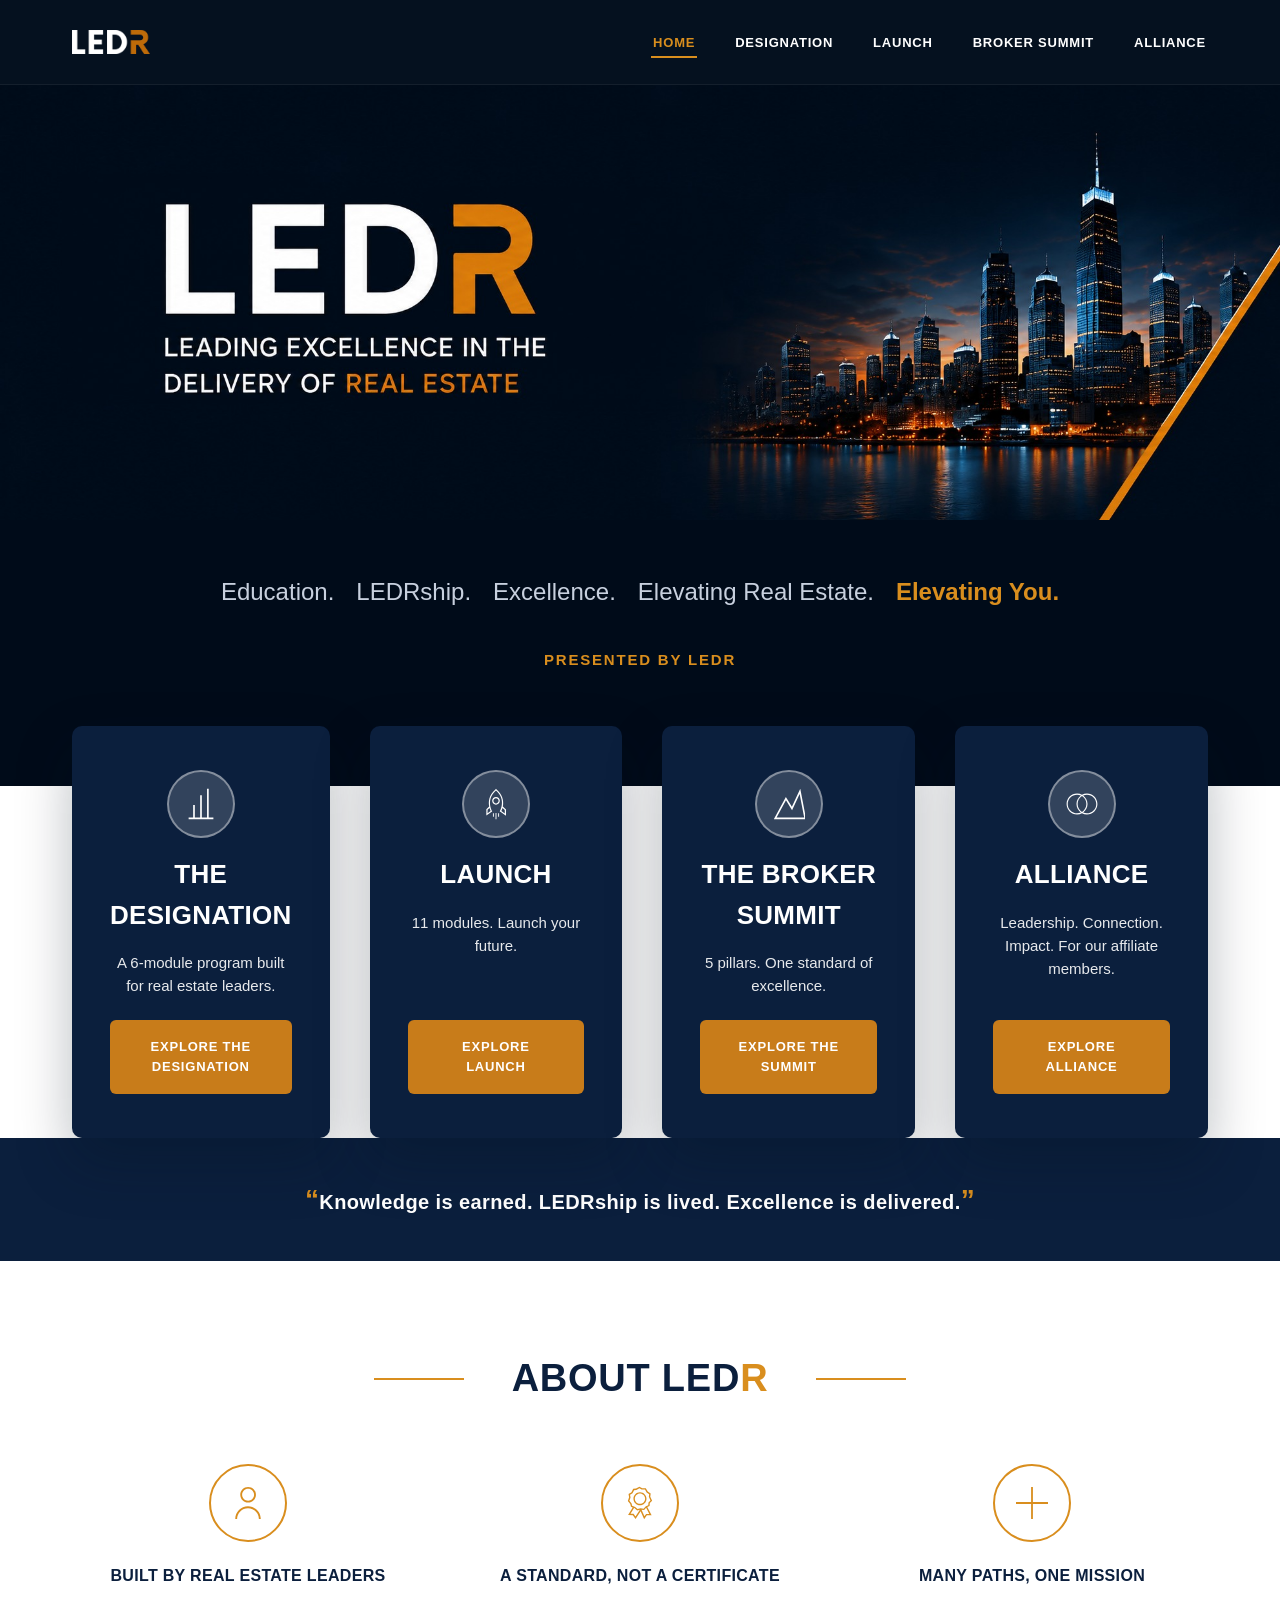
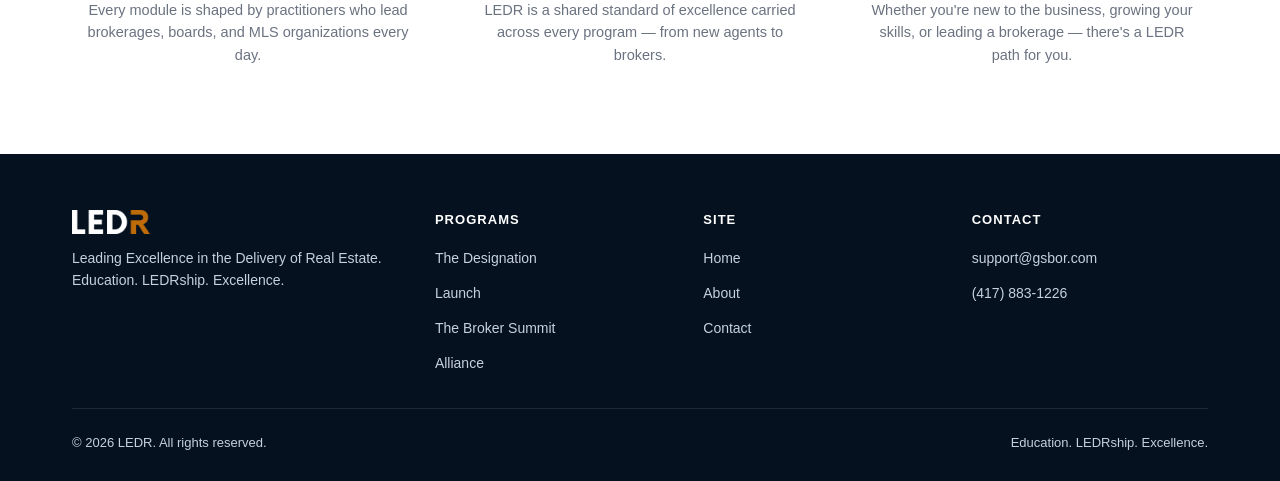
<file: index.html>
<!DOCTYPE html>
<html lang="en">
<head>
<meta charset="UTF-8">
<meta name="viewport" content="width=device-width, initial-scale=1.0">
<title>LEDR | Leading Excellence in the Delivery of Real Estate</title>
<meta name="description" content="LEDR — Education. LEDRship. Excellence. Explore The Designation, Launch, and The Broker Summit.">
<link rel="stylesheet" href="css/styles.css?v=2">
</head>
<body>
<a class="skip-link" href="#main">Skip to content</a>

<!-- ============ HEADER ============ -->
<header class="site-header">
  <div class="container nav-wrap">
    <a href="index.html" class="brand">
    <img src="images/ledr-logo.png" alt="LEDR" class="brand-wordmark">    </a>
    <nav aria-label="Primary">
      <ul class="nav-links">
        
        <li><a href="index.html" aria-current="page">Home</a></li>
        <li><a href="designation.html">Designation</a></li>
        <li><a href="launch.html">Launch</a></li>
        <li><a href="summit.html">Broker Summit</a></li>
        <li><a href="alliance.html">Alliance</a></li>
        
      </ul>
    </nav>
    <button class="nav-toggle" aria-label="Toggle navigation menu" aria-expanded="false">&#9776;</button>
  </div>
</header>

<main id="main">
  <!-- ============ HERO ============ -->
  <section class="hero hero-image-section">
    <div class="hero-image-frame" data-image-key="home-hero" data-image-alt="LEDR — Leading Excellence in the Delivery of Real Estate">
      <div class="media-placeholder">Add your hero image<br>(edit js/image-config.js — key: "home-hero")</div>
    </div>
    <div class="container hero-image-caption">
       <p class="hero-desc-xl">
        <span>Education.</span>
        <span>LEDRship.</span>
        <span>Excellence.</span>
        <span>Elevating Real Estate.</span>
        <span class="accent">Elevating You.</span>
      </p>
      <p class="hero-presented-xl">Presented by LEDR</p>
    </div>
  </section>

   <!-- ============ PROGRAM CARDS ============ -->
  <div class="container program-cards-wrap">
    <div class="grid grid-4">

      <article class="program-card is-featured">
        <span class="icon-badge">
          <img src="images/icons/white/ledr-bar-chart.svg" alt="" width="32" height="32">        
        </span>
        <h3>The Designation</h3>
        <p>A 6-module program built for real estate leaders.</p>
        <a href="designation.html" class="btn btn-primary">Explore the Designation</a>
      </article>

      <article class="program-card is-featured">
        <span class="icon-badge">
          <img src="images/icons/white/ledr-rocket.svg" alt="" width="32" height="32">
        </span>
        <h3>Launch</h3>
        <p>11 modules. Launch your future.</p>
        <a href="launch.html" class="btn btn-primary">Explore Launch</a>
      </article>

      <article class="program-card is-featured">
        <span class="icon-badge">
          <img src="images/icons/white/ledr-mountain.svg" alt="" width="32" height="32">
        </span>
        <h3>The Broker Summit</h3>
        <p>5 pillars. One standard of excellence.</p>
        <a href="summit.html" class="btn btn-primary">Explore the Summit</a>
      </article>

      <article class="program-card is-featured">
        <span class="icon-badge">
          <img src="images/icons/white/ledr-venn.svg" alt="" width="32" height="32">
        </span>
        <h3>Alliance</h3>
        <p>Leadership. Connection. Impact. For our affiliate members.</p>
        <a href="alliance.html" class="btn btn-primary">Explore Alliance</a>
      </article>

    </div>
  </div>

  <!-- ============ QUOTE ============ -->
  <div class="quote-banner">
    <p><span class="mark">&#8220;</span>Knowledge is earned. LEDRship is lived. Excellence is delivered.<span class="mark">&#8221;</span></p>
  </div>

  <!-- ============ ABOUT ==========s== -->
  <section class="section" id="about">
    <div class="container">
      <div class="section-heading">
     <div class="rule"><h2>About LED<span style="color: var(--orange);">R</span></h2></div>      </div>
      <div class="grid grid-3">
        <div class="feature-card">
          <span class="icon-circle">
            <img src="images/icons/orange/ledr-person.svg" alt="" width="34" height="34">
          </span>
          <h3>Built by Real Estate Leaders</h3>
          <p>Every module is shaped by practitioners who lead brokerages, boards, and MLS organizations every day.</p>
        </div>
        <div class="feature-card">
          <span class="icon-circle">
            <img src="images/icons/orange/ledr-award.svg" alt="" width="34" height="34">
          </span>
          <h3>A Standard, Not a Certificate</h3>
          <p>LEDR is a shared standard of excellence carried across every program — from new agents to brokers.</p>
        </div>
        <div class="feature-card">
          <span class="icon-circle">
            <img src="images/icons/orange/ledr-plus.svg" alt="" width="34" height="34">
          </span>
          <h3>Many Paths, One Mission</h3>
          <p>Whether you're new to the business, growing your skills, or leading a brokerage — there's a LEDR path for you.</p>
        </div>
      </div>
    </div>
  </section>
</main>

<!-- ============ FOOTER ============ -->
<footer class="site-footer" id="contact">
  <div class="container">
    <div class="footer-grid">
      <div>
        <div class="footer-brand">
          <img src="images/ledr-logo.png" alt="LEDR" class="brand-wordmark">        </div>               <p style="max-width:360px;font-size:14px;">Leading Excellence in the Delivery of Real Estate.<br>Education. LEDRship. Excellence.</p>
      </div>
      <div class="footer-col">
        <h4>Programs</h4>
        <ul>
          <li><a href="designation.html">The Designation</a></li>
          <li><a href="launch.html">Launch</a></li>
          <li><a href="summit.html">The Broker Summit</a></li>
          <li><a href="alliance.html">Alliance</a></li>
        </ul>
      </div>
      <div class="footer-col">
        <h4>Site</h4>
        <ul>
          <li><a href="index.html">Home</a></li>
          <li><a href="#about">About</a></li>
          <li><a href="#contact">Contact</a></li>
        </ul>
      </div>
      <div class="footer-col">
        <h4>Contact</h4>
        <ul>
          <li><a href="mailto:info@ledr.org">support@gsbor.com</a></li>
          <li><a href="tel:14175551234">(417) 883-1226</a></li>
        </ul>
      </div>
    </div>
    <div class="footer-bottom">
      <span>&copy; 2026 LEDR. All rights reserved.</span>
      <span>Education. LEDRship. Excellence.</span>
    </div>
  </div>
</footer>

<script src="js/image-config.js?v=2"></script>
<script src="js/main.js?v=2"></script>
</body>
</html>
</file>
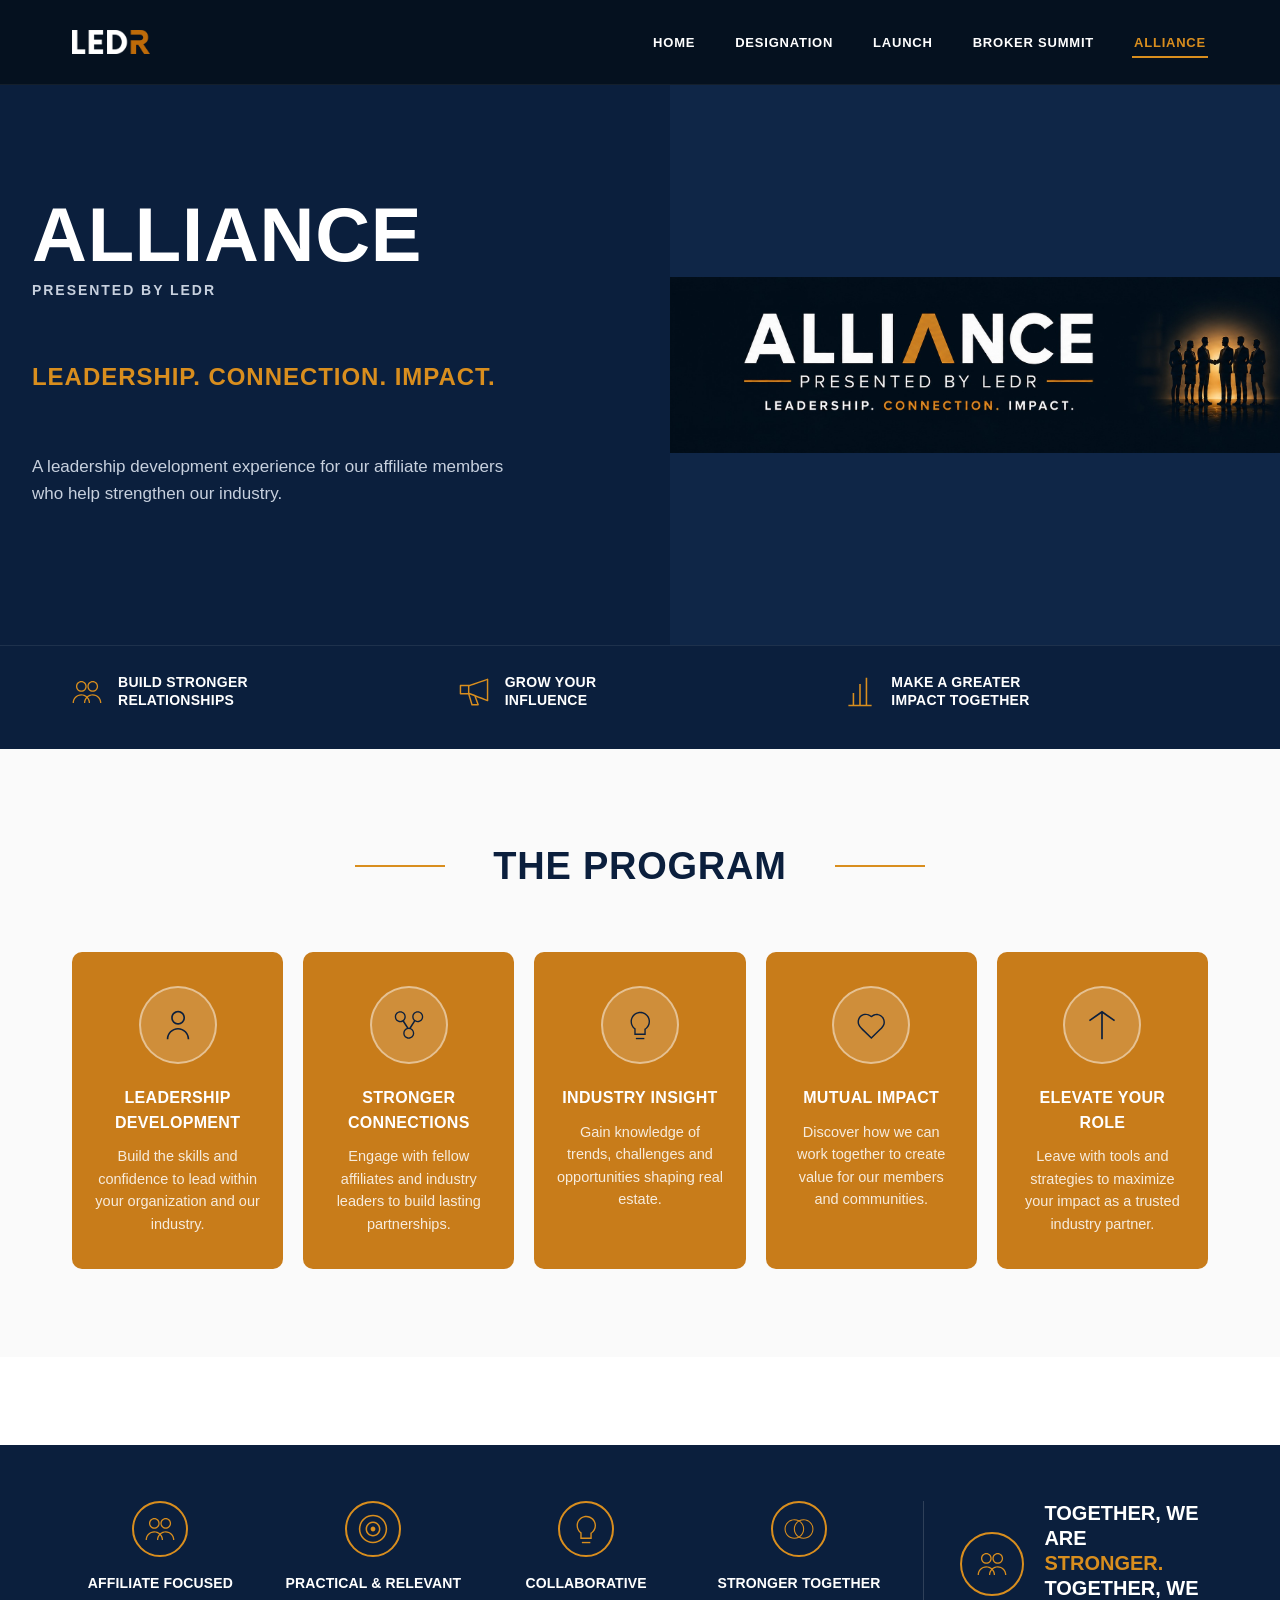
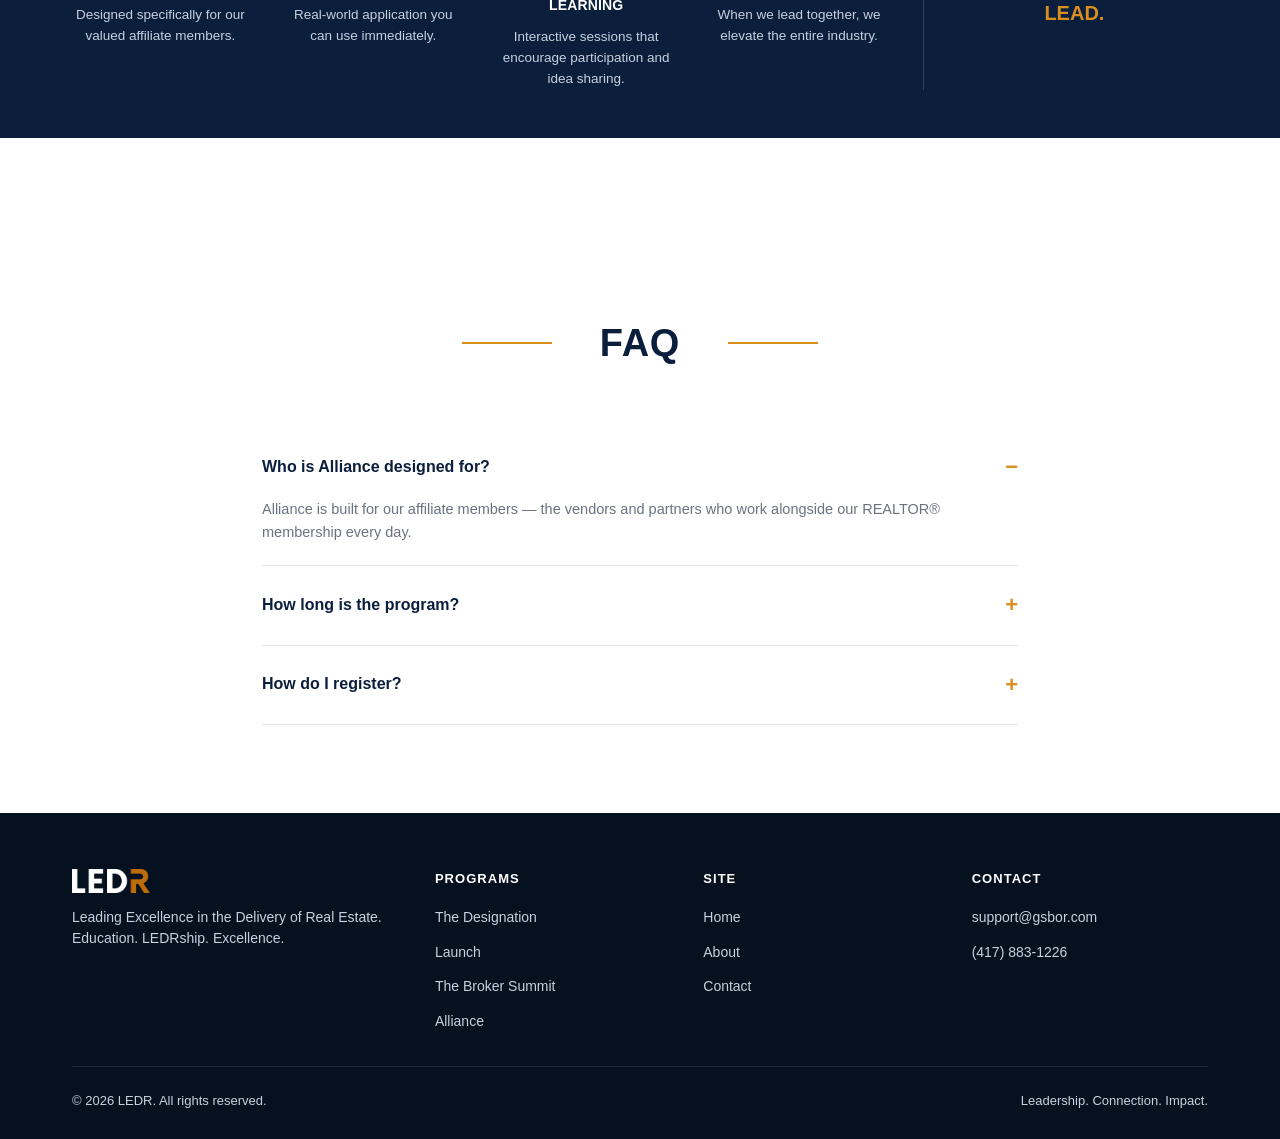
<file: alliance.html>
<!DOCTYPE html>
<html lang="en">
<head>
<meta charset="UTF-8">
<meta name="viewport" content="width=device-width, initial-scale=1.0">
<title>Alliance | Presented by LEDR</title>
<meta name="description" content="Alliance — Leadership. Connection. Impact. A leadership development experience for our affiliate members.">
<link rel="stylesheet" href="css/styles.css?v=2">
</head>
<body>
<a class="skip-link" href="#main">Skip to content</a>

<header class="site-header">
  <div class="container nav-wrap">
    <a href="index.html" class="brand">
    <img src="images/ledr-logo.png" alt="LEDR" class="brand-wordmark">    </a>
    <nav aria-label="Primary">
      <ul class="nav-links">
        <li><a href="index.html">Home</a></li>
        <li><a href="designation.html">Designation</a></li>
        <li><a href="launch.html">Launch</a></li>
        <li><a href="summit.html">Broker Summit</a></li>
        <li><a href="alliance.html" aria-current="page">Alliance</a></li>
        
        
      </ul>
    </nav>
    <button class="nav-toggle" aria-label="Toggle navigation menu" aria-expanded="false">&#9776;</button>
  </div>
</header>

<main id="main">
  <section class="hero" id="overview">
    <div class="hero-grid">
      <div class="hero-content">
        <h1 class="hero-title">Alliance</h1>
        <p class="hero-eyebrow" style="margin-top:-10px;">Presented by LEDR</p>
        <p class="hero-tagline">Leadership. Connection. Impact.</p>
        <p class="hero-desc">A leadership development experience for our affiliate members who help strengthen our industry.</p>
        <div class="hero-actions">
        </div>
      </div>
      <div class="hero-media" data-image-key="alliance-hero" data-image-alt="Affiliate members networking">
        <div class="media-placeholder">Add your hero image<br>(edit js/image-config.js — key: "alliance-hero")</div>
      </div>
    </div>
  </section>

  <section class="hero-icon-strip">
    <div class="container">
      <div class="icon-item">
        <img src="images/icons/orange/ledr-people.svg" alt="" width="30" height="30">
        <span>Build Stronger<br>Relationships</span>
      </div>
      <div class="icon-item">
        <img src="images/icons/orange/ledr-megaphone.svg" alt="" width="30" height="30">
        <span>Grow Your<br>Influence</span>
      </div>
      <div class="icon-item">
        <img src="images/icons/orange/ledr-bar-chart.svg" alt="" width="30" height="30">
        <span>Make a Greater<br>Impact Together</span>
      </div>
    </div>
  </section>

  <section class="section section-alt" id="curriculum">
    <div class="container">
      <div class="section-heading">
        <div class="rule"><h2>The Program</h2></div>
      </div>
      <div class="grid grid-5" style="gap:20px;">
        <div class="feature-card is-gold">
          <span class="icon-circle"><img src="images/icons/navy/ledr-person.svg" alt="" width="30" height="30"></span>
          <h3>Leadership Development</h3>
          <p>Build the skills and confidence to lead within your organization and our industry.</p>
        </div>
        <div class="feature-card is-gold">
          <span class="icon-circle"><img src="images/icons/navy/ledr-network.svg" alt="" width="30" height="30"></span>
          <h3>Stronger Connections</h3>
          <p>Engage with fellow affiliates and industry leaders to build lasting partnerships.</p>
        </div>
        <div class="feature-card is-gold">
          <span class="icon-circle"><img src="images/icons/navy/ledr-lightbulb.svg" alt="" width="30" height="30"></span>
          <h3>Industry Insight</h3>
          <p>Gain knowledge of trends, challenges and opportunities shaping real estate.</p>
        </div>
        <div class="feature-card is-gold">
          <span class="icon-circle"><img src="images/icons/navy/ledr-heart.svg" alt="" width="30" height="30"></span>
          <h3>Mutual Impact</h3>
          <p>Discover how we can work together to create value for our members and communities.</p>
        </div>
        <div class="feature-card is-gold">
          <span class="icon-circle"><img src="images/icons/navy/ledr-arrow-up.svg" alt="" width="30" height="30"></span>
          <h3>Elevate Your Role</h3>
          <p>Leave with tools and strategies to maximize your impact as a trusted industry partner.</p>
        </div>
      </div>
    </div>
  </section>

  <section class="section" id="benefits">
    <div class="band" style="border-top:none;">
      <div class="container">
        <div class="band-grid" style="padding-top:0;">
          <div class="band-item">
            <span class="icon-circle"><img src="images/icons/orange/ledr-people.svg" alt="" width="30" height="30"></span>
            <h3>Affiliate Focused</h3>
            <p>Designed specifically for our valued affiliate members.</p>
          </div>
          <div class="band-item">
            <span class="icon-circle"><img src="images/icons/orange/ledr-target.svg" alt="" width="30" height="30"></span>
            <h3>Practical &amp; Relevant</h3>
            <p>Real-world application you can use immediately.</p>
          </div>
          <div class="band-item">
            <span class="icon-circle"><img src="images/icons/orange/ledr-lightbulb.svg" alt="" width="30" height="30"></span>
            <h3>Collaborative Learning</h3>
            <p>Interactive sessions that encourage participation and idea sharing.</p>
          </div>
          <div class="band-item">
            <span class="icon-circle"><img src="images/icons/orange/ledr-venn.svg" alt="" width="30" height="30"></span>
            <h3>Stronger Together</h3>
            <p>When we lead together, we elevate the entire industry.</p>
          </div>
          <div class="band-divider"></div>
          <div class="band-callout">
            <span class="icon-circle"><img src="images/icons/orange/ledr-people.svg" alt="" width="30" height="30"></span>
            <p>Together, we are <span class="accent">stronger.</span><br>Together, we <span class="accent">lead.</span></p>
          </div>
        </div>
      </div>
    </div>
  </section>

  <section class="section" id="faq">
    <div class="container" style="max-width:820px;">
      <div class="section-heading">
        <div class="rule"><h2>FAQ</h2></div>
      </div>
      <details class="faq-item" open>
        <summary>Who is Alliance designed for?</summary>
        <p>Alliance is built for our affiliate members — the vendors and partners who work alongside our REALTOR&reg; membership every day.</p>
      </details>
      <details class="faq-item">
        <summary>How long is the program?</summary>
        <p>Alliance runs as a series of sessions focused on leadership, connection, and industry impact.</p>
      </details>
      <details class="faq-item">
        <summary>How do I register?</summary>
        <p>Details to follow.</p>
      </details>
    </div>
  </section>

</main>

<footer class="site-footer">
  <div class="container">
    <div class="footer-grid">
      <div>
        <div class="footer-brand">
          <img src="images/ledr-logo.png" alt="LEDR" class="brand-wordmark">        </div>
                <p style="max-width:360px;font-size:14px;">Leading Excellence in the Delivery of Real Estate.<br>Education. LEDRship. Excellence.</p>
      </div>
      <div class="footer-col">
        <h4>Programs</h4>
        <ul>
          <li><a href="designation.html">The Designation</a></li>          
          <li><a href="launch.html">Launch</a></li>
          <li><a href="summit.html">The Broker Summit</a></li>          
          <li><a href="alliance.html">Alliance</a></li>
        </ul>
      </div>
      <div class="footer-col">
        <h4>Site</h4>
        <ul>
          <li><a href="index.html">Home</a></li>
          <li><a href="index.html#about">About</a></li>
          <li><a href="index.html#contact">Contact</a></li>
        </ul>
      </div>
      <div class="footer-col">
        <h4>Contact</h4>
        <ul>
          <li><a href="mailto:info@ledr.org">support@gsbor.com</a></li>
          <li><a href="tel:14175551234">(417) 883-1226</a></li>
        </ul>
      </div>
    </div>
    <div class="footer-bottom">
      <span>&copy; 2026 LEDR. All rights reserved.</span>
      <span>Leadership. Connection. Impact.</span>
    </div>
  </div>
</footer>

<script src="js/image-config.js?v=2"></script>
<script src="js/main.js?v=2"></script>
</body>
</html>
</file>
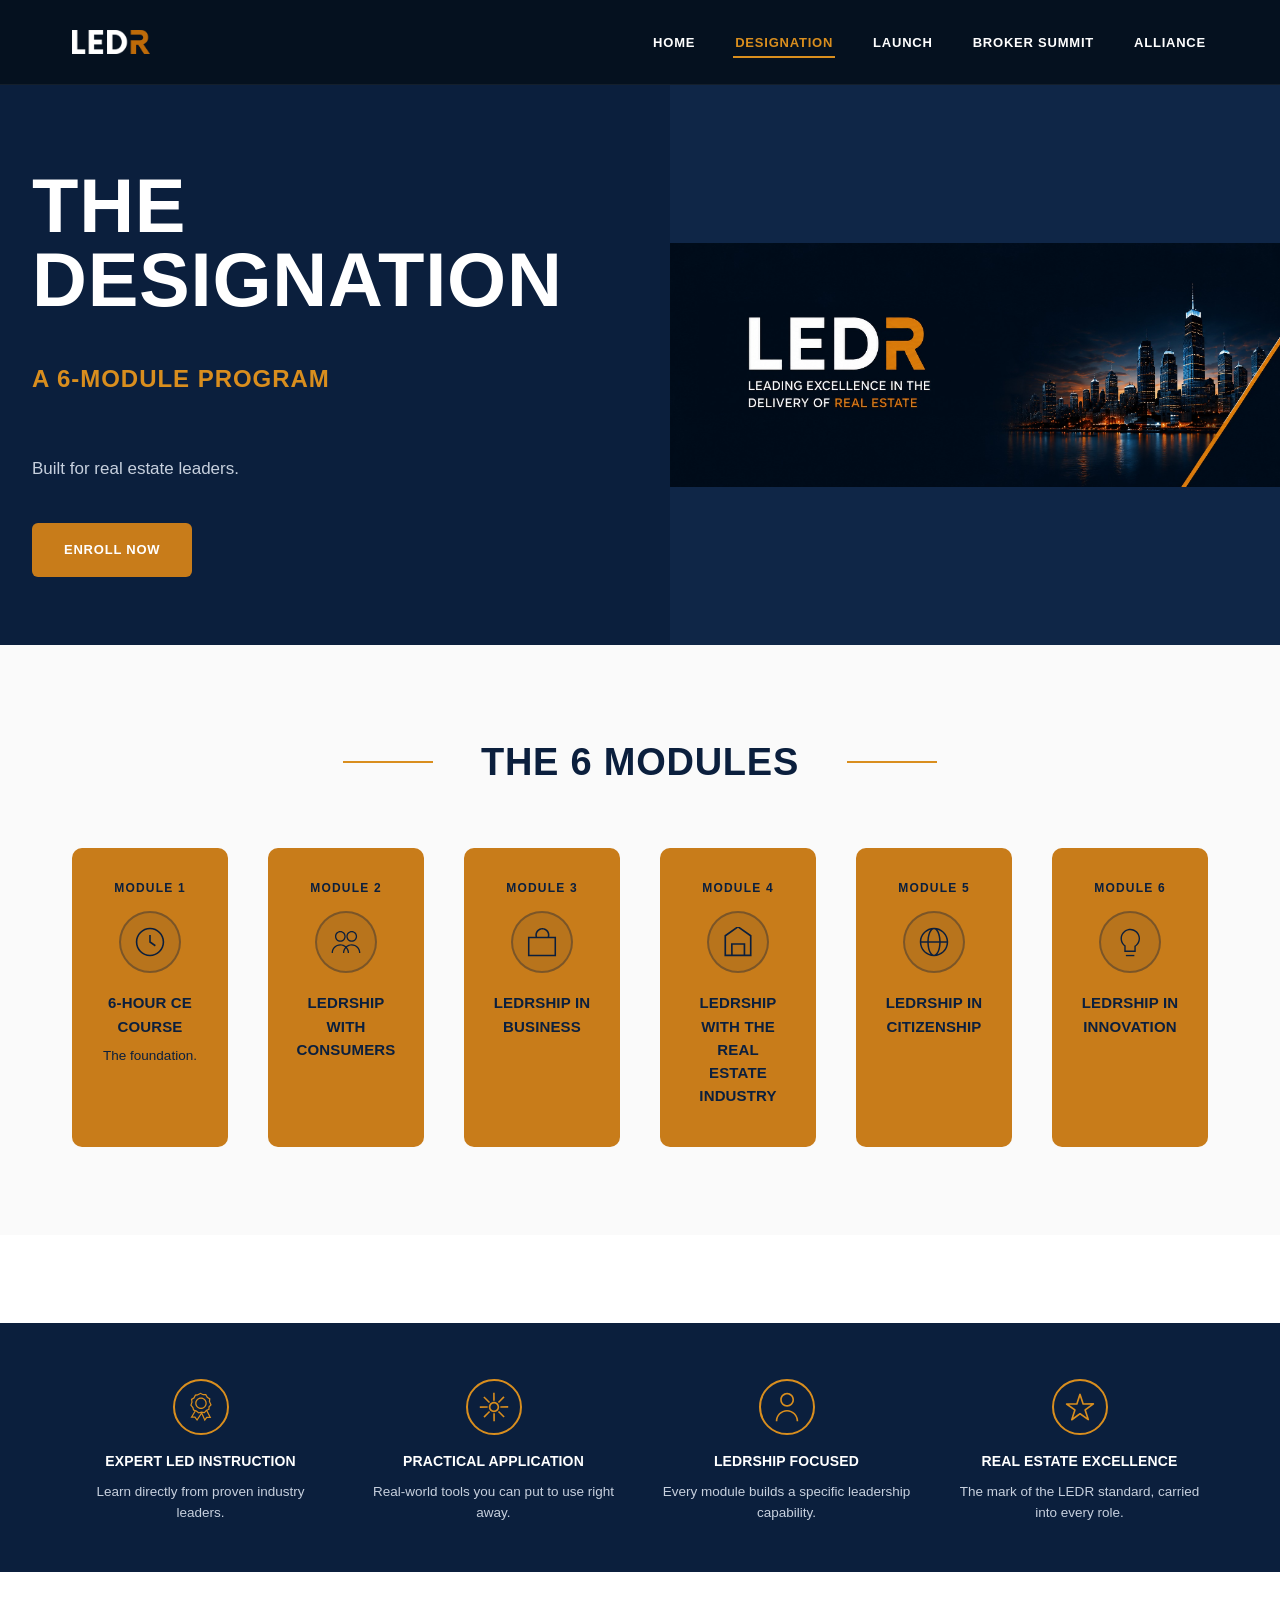
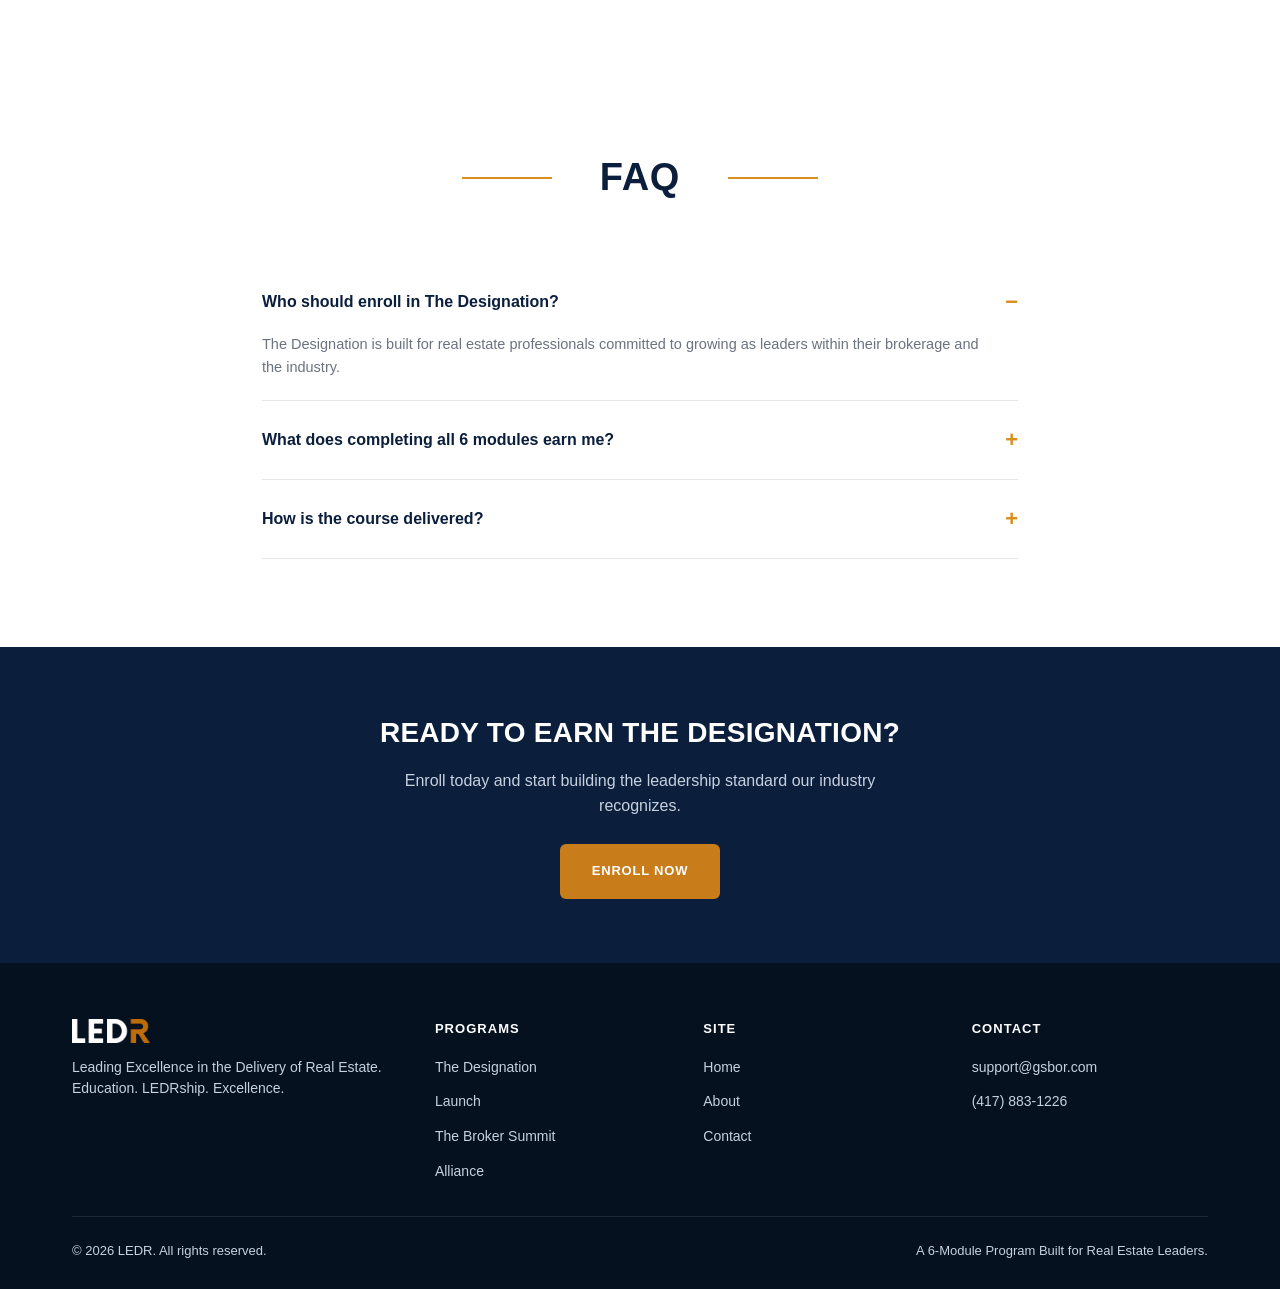
<file: designation.html>
<!DOCTYPE html>
<html lang="en">
<head>
<meta charset="UTF-8">
<meta name="viewport" content="width=device-width, initial-scale=1.0">
<title>The Designation | Presented by LEDR</title>
<meta name="description" content="The Designation — a 6-module program built for real estate leaders.">
<link rel="stylesheet" href="css/styles.css?v=3">
</head>
<body>
<a class="skip-link" href="#main">Skip to content</a>

<header class="site-header">
  <div class="container nav-wrap">
    <a href="index.html" class="brand">
      <img src="images/ledr-logo.png" alt="LEDR" class="brand-wordmark">    </a>
    <nav aria-label="Primary">
      <ul class="nav-links">
        <li><a href="index.html">Home</a></li>
        <li><a href="designation.html" aria-current="page">Designation</a></li>
        <li><a href="launch.html">Launch</a></li>
        <li><a href="summit.html">Broker Summit</a></li>
        <li><a href="alliance.html">Alliance</a></li>
      </ul> 
    </nav>
    <button class="nav-toggle" aria-label="Toggle navigation menu" aria-expanded="false">&#9776;</button>
  </div>
</header>

<main id="main">
  <section class="hero" id="overview">
    <div class="hero-grid">
      <div class="hero-content">
        <h1 class="hero-title">The Designation</h1>
        <p class="hero-tagline">A 6-Module Program</p>
        <p class="hero-desc">Built for real estate leaders.</p>
        <div class="hero-actions">
          <a href="https://GSBORportal.ramcoams.net/Education/Registration/Details.aspx?cid=b468af48-0b98-f111-a750-00155d100664" target="_blank" rel="noopener noreferrer" class="btn btn-primary">Enroll Now</a>
        </div>
      </div>
      <div class="hero-media" data-image-key="designation-hero" data-image-alt="Real estate leaders in discussion">
        <div class="media-placeholder">Add your hero image<br>(edit js/image-config.js — key: "designation-hero")</div>
      </div>
    </div>
  </section>

  <section class="section section-alt" id="modules">
    <div class="container">
      <div class="section-heading">
        <div class="rule"><h2>The 6 Modules</h2></div>
      </div>
      <div class="grid grid-6">
        <div class="module-card is-gold">
          <div class="module-number">Module 1</div>
          <span class="icon-circle"><img src="images/icons/navy/ledr-clock.svg" alt="" width="30" height="30">
</span>
          <h3>6-Hour CE Course</h3>
          <p>The foundation.</p>
        </div>
        <div class="module-card is-gold">
          <div class="module-number">Module 2</div>
          <span class="icon-circle"> <img src="images/icons/navy/ledr-people.svg" alt="" width="30" height="30"></span>
          <h3>LEDRship with Consumers</h3>
        </div>
        <div class="module-card is-gold">
          <div class="module-number">Module 3</div>
          <span class="icon-circle"><img src="images/icons/navy/ledr-briefcase.svg" alt="" width="30" height="30"></span>
          <h3>LEDRship in Business</h3>
        </div>
        <div class="module-card is-gold">
          <div class="module-number">Module 4</div>
          <span class="icon-circle"><img src="images/icons/navy/ledr-house.svg" alt="" width="30" height="30"></span>
          <h3>LEDRship with the Real Estate Industry</h3>
        </div>
        <div class="module-card is-gold">
          <div class="module-number">Module 5</div>
          <span class="icon-circle"><img src="images/icons/navy/ledr-globe.svg" alt="" width="30" height="30"></span>
          <h3>LEDRship in Citizenship</h3>
        </div>
        <div class="module-card is-gold">
          <div class="module-number">Module 6</div>
          <span class="icon-circle"><img src="images/icons/navy/ledr-lightbulb.svg" alt="" width="30" height="30"></span>
          <h3>LEDRship in Innovation</h3>
        </div>
      </div>
    </div>
  </section>

  <section class="section" id="benefits">
    <div class="band" style="border-top:none;">
      <div class="container">
        <div class="band-grid" style="grid-template-columns:repeat(4,1fr);padding-top:0;">
          <div class="band-item">
            <span class="icon-circle"><img src="images/icons/orange/ledr-award.svg" alt="" width="30" height="30"></span>
            <h3>Expert Led Instruction</h3>
            <p>Learn directly from proven industry leaders.</p>
          </div>
          <div class="band-item">
            <span class="icon-circle"><img src="images/icons/orange/ledr-sun.svg" alt="" width="30" height="30"></span>
            <h3>Practical Application</h3>
            <p>Real-world tools you can put to use right away.</p>
          </div>
          <div class="band-item">
            <span class="icon-circle"><img src="images/icons/orange/ledr-person.svg" alt="" width="30" height="30"></span>
            <h3>LEDRship Focused</h3>
            <p>Every module builds a specific leadership capability.</p>
          </div>
          <div class="band-item">
            <span class="icon-circle"><img src="images/icons/orange/ledr-star.svg" alt="" width="30" height="30"></span>
            <h3>Real Estate Excellence</h3>
            <p>The mark of the LEDR standard, carried into every role.</p>
          </div>
        </div>
      </div>
    </div>
  </section>

  <section class="section" id="faq">
    <div class="container" style="max-width:820px;">
      <div class="section-heading">
        <div class="rule"><h2>FAQ</h2></div>
      </div>
      <details class="faq-item" open>
        <summary>Who should enroll in The Designation?</summary>
        <p>The Designation is built for real estate professionals committed to growing as leaders within their brokerage and the industry.</p>
      </details>
      <details class="faq-item">
        <summary>What does completing all 6 modules earn me?</summary>
        <p>Completion carries the LEDR designation — a recognized mark of leadership and excellence.</p>
      </details>
      <details class="faq-item">
        <summary>How is the course delivered?</summary>
        <p>The Designation opens with a 6-hour CE course, followed by five focused leadership modules.</p>
      </details>
    </div>
  </section>

  <section class="section-navy" id="enroll" style="padding:64px 0;text-align:center;">
    <div class="container">
      <h2 style="color:#fff;font-size:28px;text-transform:uppercase;">Ready to earn the Designation?</h2>
      <p style="color:var(--text-muted-on-navy);max-width:520px;margin:14px auto 26px;">Enroll today and start building the leadership standard our industry recognizes.</p>
      <a href="https://GSBORportal.ramcoams.net/Education/Registration/Details.aspx?cid=b468af48-0b98-f111-a750-00155d100664" target="_blank" rel="noopener noreferrer" class="btn btn-primary">Enroll Now</a>
    </div>
  </section>
</main>

<footer class="site-footer">
  <div class="container">
    <div class="footer-grid">
      <div>
        <div class="footer-brand">
          <img src="images/ledr-logo.png" alt="LEDR" class="brand-wordmark">        </div>
                <p style="max-width:360px;font-size:14px;">Leading Excellence in the Delivery of Real Estate.<br>Education. LEDRship. Excellence.</p>
      </div>
      <div class="footer-col">
        <h4>Programs</h4>
        <ul>
          <li><a href="designation.html">The Designation</a></li>
          <li><a href="launch.html">Launch</a></li>
          <li><a href="summit.html">The Broker Summit</a></li>          
          <li><a href="alliance.html">Alliance</a></li>
        </ul>
      </div>
      <div class="footer-col">
        <h4>Site</h4>
        <ul>
          <li><a href="index.html">Home</a></li>
          <li><a href="index.html#about">About</a></li>
          <li><a href="index.html#contact">Contact</a></li>
        </ul>
      </div>
      <div class="footer-col">
        <h4>Contact</h4>
        <ul>
          <li><a href="mailto:info@ledr.org">support@gsbor.com</a></li>
          <li><a href="tel:14175551234">(417) 883-1226</a></li>
        </ul>
      </div>
    </div>
    <div class="footer-bottom">
      <span>&copy; 2026 LEDR. All rights reserved.</span>
      <span>A 6-Module Program Built for Real Estate Leaders.</span>
    </div>
  </div>
</footer>

<script src="js/image-config.js?v=2"></script>
<script src="js/main.js?v=2"></script>
</body>
</html>
</file>
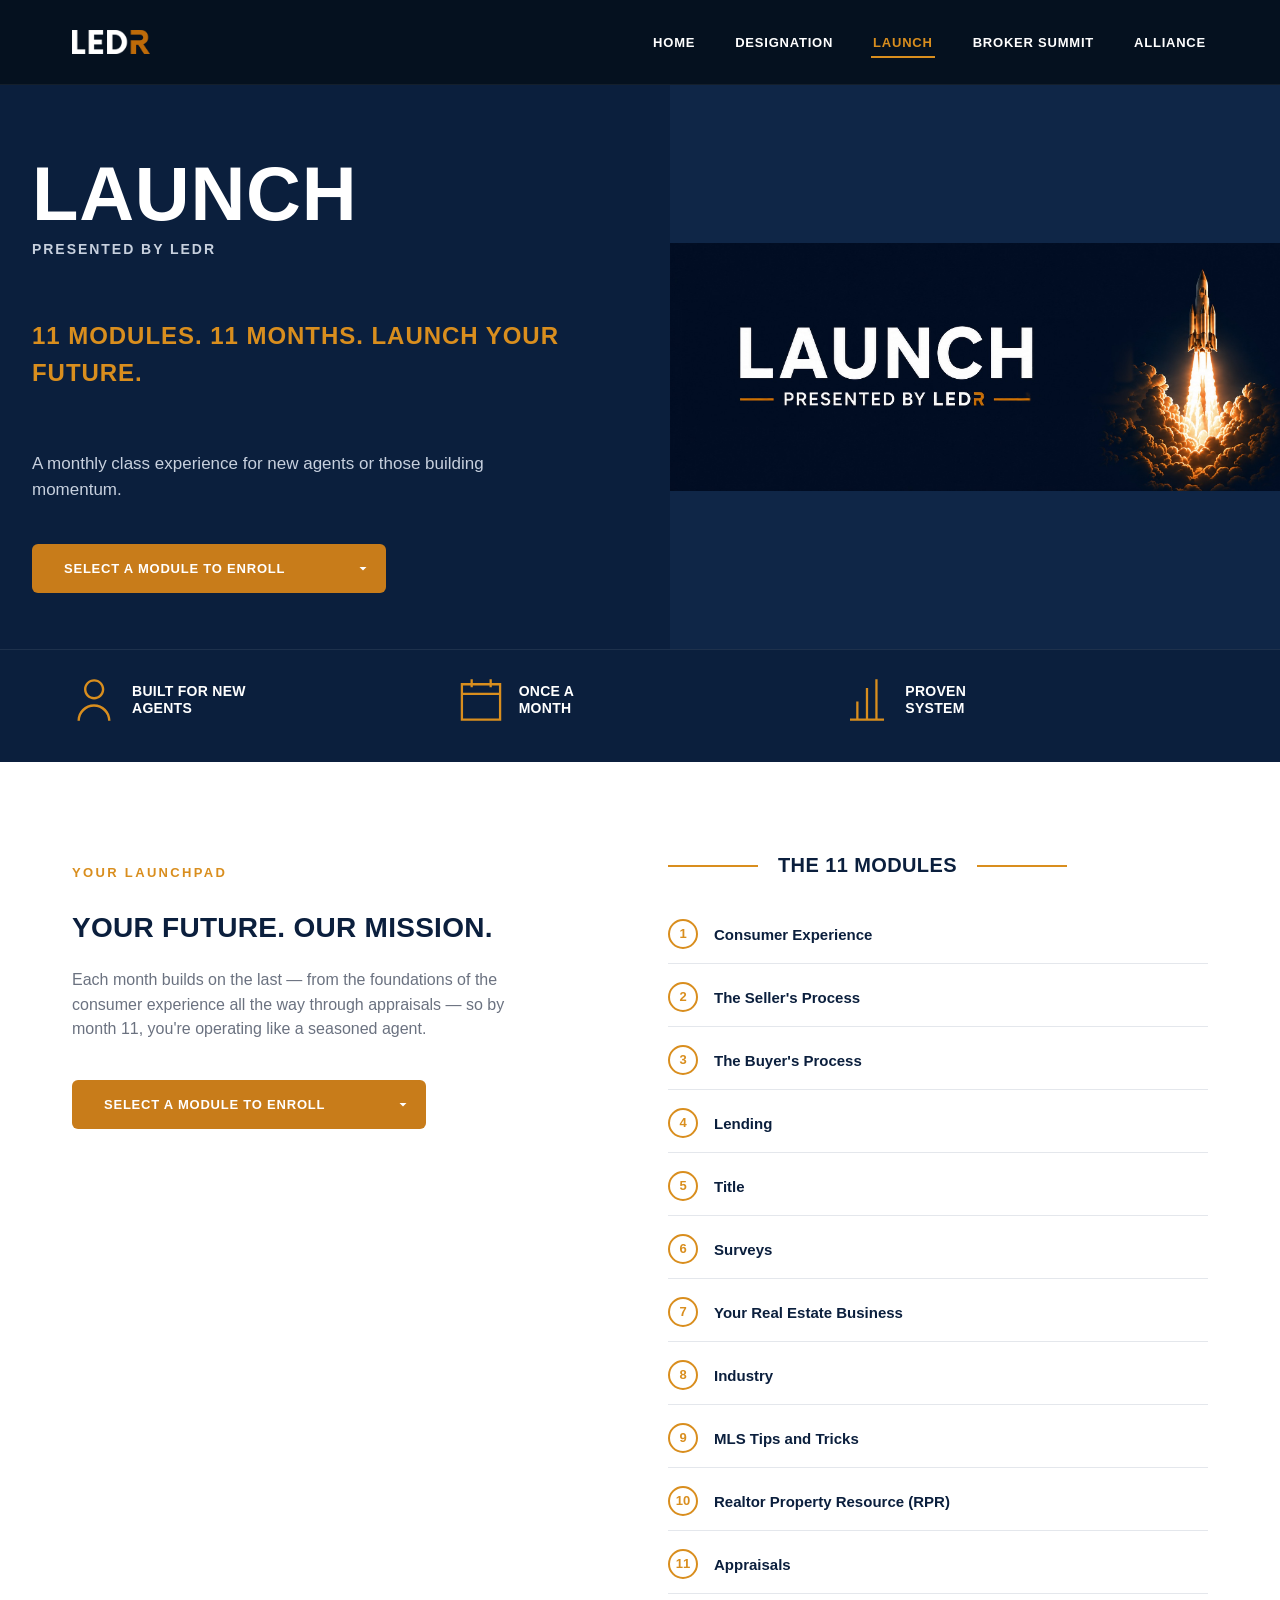
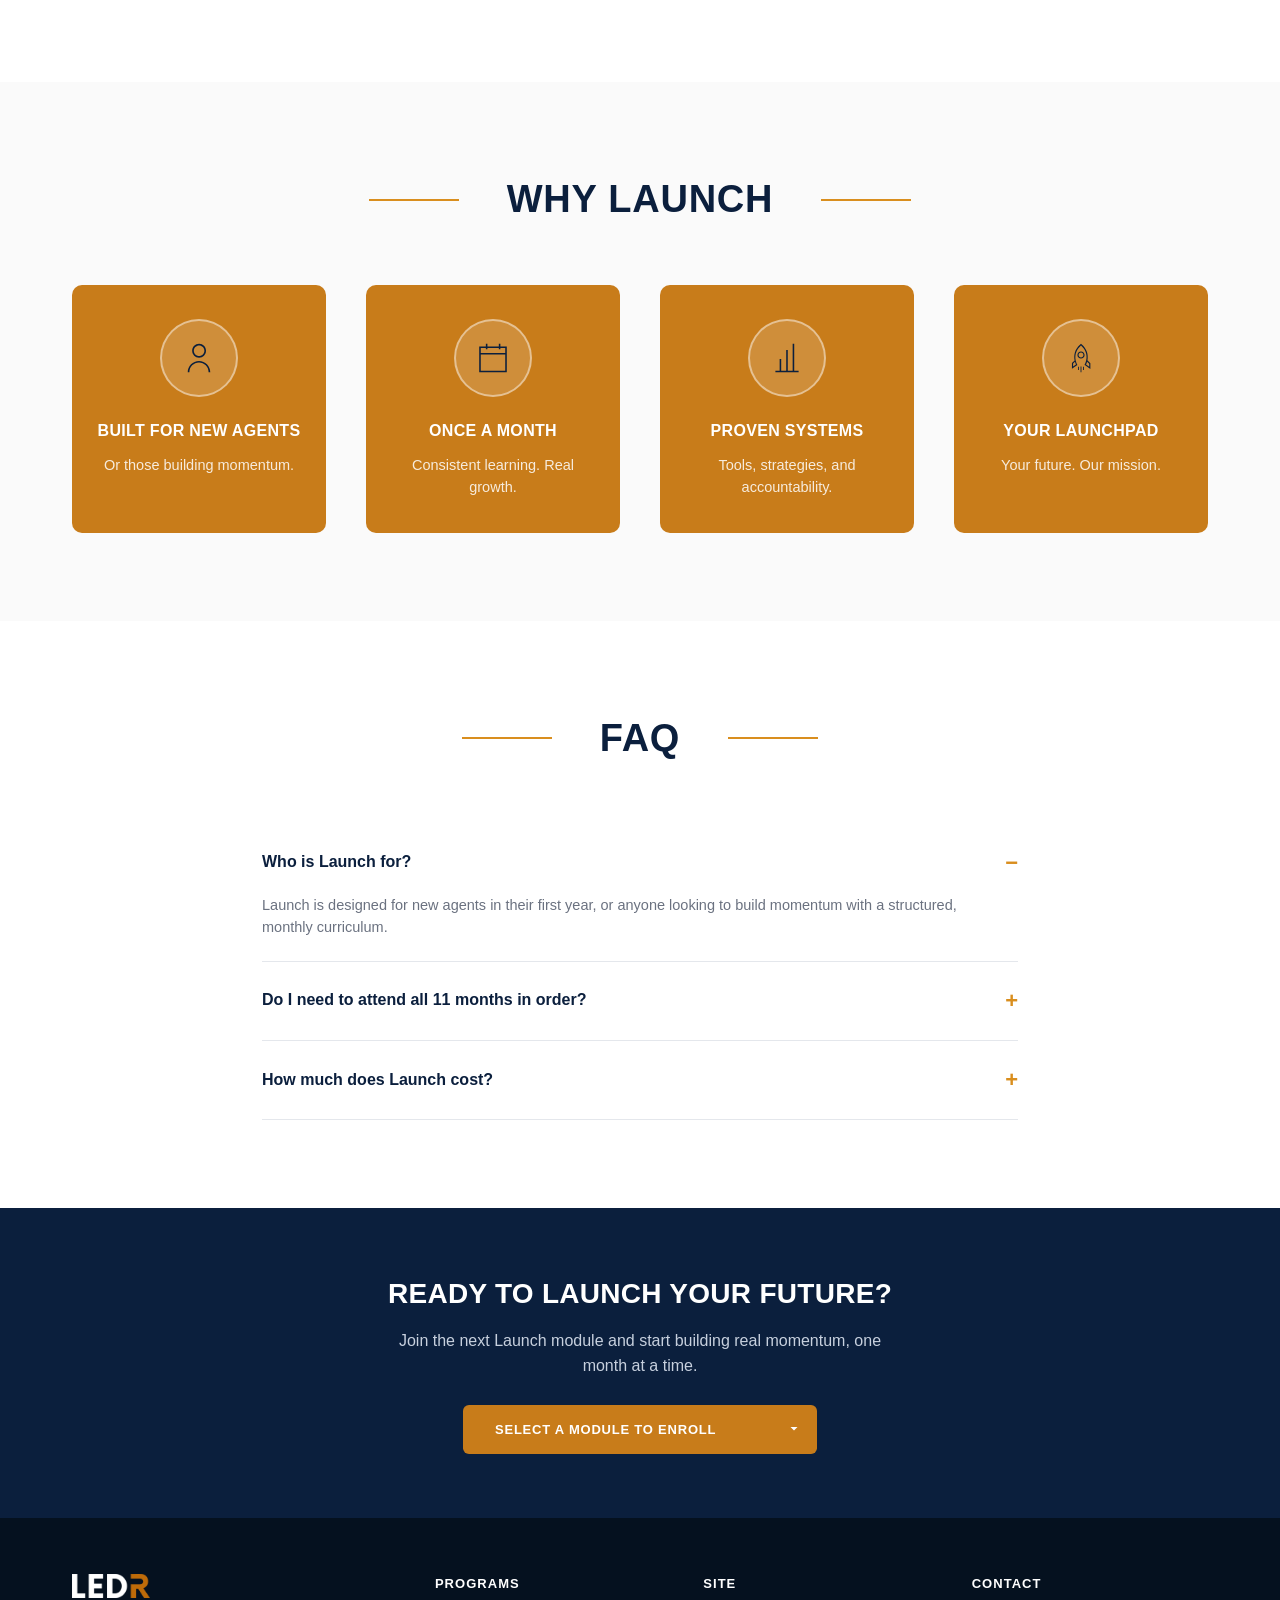
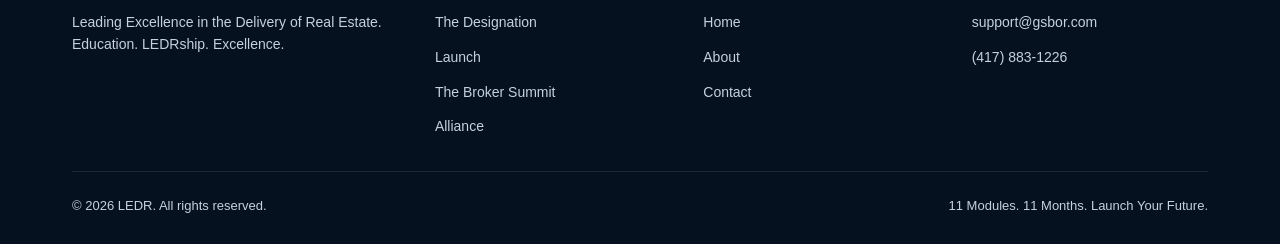
<file: launch.html>
<!DOCTYPE html>
<html lang="en">
<head>
<meta charset="UTF-8">
<meta name="viewport" content="width=device-width, initial-scale=1.0">
<title>Launch | Presented by LEDR</title>
<meta name="description" content="Launch — 11 modules. 11 months. Launch your future. A monthly class experience for new agents.">
<link rel="stylesheet" href="css/styles.css?v=2">
</head>
<body>
<a class="skip-link" href="#main">Skip to content</a>

<header class="site-header">
  <div class="container nav-wrap">
    <a href="index.html" class="brand">
      <img src="images/ledr-logo.png" alt="LEDR" class="brand-wordmark">    </a>
    <nav aria-label="Primary">
      <ul class="nav-links">
        <li><a href="index.html">Home</a></li>
        <li><a href="designation.html">Designation</a></li>
        <li><a href="launch.html" aria-current="page">Launch</a></li>
        <li><a href="summit.html">Broker Summit</a></li>
        <li><a href="alliance.html">Alliance</a></li>
        
        
      </ul>
    </nav>
    <button class="nav-toggle" aria-label="Toggle navigation menu" aria-expanded="false">&#9776;</button>
  </div>
</header>

<main id="main">
  <section class="hero" id="overview">
    <div class="hero-grid">
      <div class="hero-content">
        <h1 class="hero-title">Launch</h1>
        <p class="hero-eyebrow" style="margin-top:-10px;">Presented by LEDR</p>
        <p class="hero-tagline">11 Modules. 11 Months. Launch Your Future.</p>
        <p class="hero-desc">A monthly class experience for new agents or those building momentum.</p>
                <div class="hero-actions">
          <select class="module-select" id="module-select-hero" aria-label="Select a module to enroll in">
            <option value="" selected disabled>Select a Module to Enroll</option>
            <option value="https://GSBORportal.ramcoams.net/Education/Registration/Details.aspx?cid=9c4eb3b9-4a84-f111-a750-00155d234461">Consumer Experience</option>            <option value="https://GSBORportal.ramcoams.net/Education/Registration/Details.aspx?cid=9ec2e3f6-0490-f111-a750-00155d100664">The Seller's Process</option>
            <option value="https://GSBORportal.ramcoams.net/Education/Registration/Details.aspx?cid=00fae3c3-ad95-f111-a750-00155d100665">The Buyer's Process</option>
            <option value="https://GSBORportal.ramcoams.net/Education/Registration/Details.aspx?cid=ea8278a8-0f98-f111-a750-00155d100664">Lending</option>
            <option value="https://GSBORportal.ramcoams.net/Education/Registration/Details.aspx?cid=a9b72e86-8895-f111-a750-00155d100665">Title</option>
            <option value="https://GSBORportal.ramcoams.net/Education/Registration/Details.aspx?cid=1cb4a4f9-8995-f111-a750-00155d100665">Surveys</option>
            <option value="https://GSBORportal.ramcoams.net/Education/Registration/Details.aspx?cid=a850645a-9295-f111-a750-00155d100665">Your Real Estate Business</option>
            <option value="https://GSBORportal.ramcoams.net/Education/Registration/Details.aspx?cid=a9ee83e7-f094-f111-a750-00155d0079eb">Industry</option>
            <option value="https://GSBORportal.ramcoams.net/Education/Registration/Details.aspx?cid=1e80b5ca-0690-f111-a750-00155d100664">MLS Tips and Tricks</option>
            <option value="https://GSBORportal.ramcoams.net/Education/Registration/Details.aspx?cid=77bb57bf-9895-f111-a750-00155d100665">Realtor Property Resource (RPR)</option>
            <option value="https://GSBORportal.ramcoams.net/Education/Registration/Details.aspx?cid=27b49d33-9795-f111-a750-00155d100665">Appraisals</option>
          </select>
        </div>
      </div>
      <div class="hero-media" data-image-key="launch-hero" data-image-alt="Launch program imagery">
        <div class="media-placeholder">Add your hero image<br>(edit js/image-config.js — key: "launch-hero")</div>
      </div>
    </div>
  </section>

  <section class="hero-icon-strip">
    <div class="container">
      <div class="icon-item">
      <img src="images/icons/orange/ledr-person.svg" alt="" width="44" height="44">
        <span>Built for New<br>Agents</span>
      </div>
      <div class="icon-item">
        <img src="images/icons/orange/ledr-calendar.svg" alt="" width="44" height="44">
        <span>Once a<br>Month</span>
      </div>
      <div class="icon-item">
        <img src="images/icons/orange/ledr-bar-chart.svg" alt="" width="44" height="44">
        <span>Proven<br>System</span>
      </div>
    </div>
  </section>

  <section class="section" id="curriculum">
    <div class="container">
      <div class="grid grid-2" style="align-items:start;gap:56px;">
        <div>
          <p class="eyebrow">Your Launchpad</p>
          <h2 style="font-size:28px;text-transform:uppercase;margin:10px 0 18px;">Your future. Our mission.</h2>
          <p style="color:var(--gray-500);max-width:440px;">Each month builds on the last — from the foundations of the consumer experience all the way through appraisals — so by month 11, you're operating like a seasoned agent.</p>
          <select class="module-select" id="module-select-mid" aria-label="Select a module to enroll in" style="margin-top:22px;">
            <option value="" selected disabled>Select a Module to Enroll</option>
            <option value="https://GSBORportal.ramcoams.net/Education/Registration/Details.aspx?cid=9c4eb3b9-4a84-f111-a750-00155d234461">Consumer Experience</option>            <option value="https://GSBORportal.ramcoams.net/Education/Registration/Details.aspx?cid=9ec2e3f6-0490-f111-a750-00155d100664">The Seller's Process</option>
            <option value="https://GSBORportal.ramcoams.net/Education/Registration/Details.aspx?cid=00fae3c3-ad95-f111-a750-00155d100665">The Buyer's Process</option>
            <option value="https://GSBORportal.ramcoams.net/Education/Registration/Details.aspx?cid=ea8278a8-0f98-f111-a750-00155d100664">Lending</option>
            <option value="https://GSBORportal.ramcoams.net/Education/Registration/Details.aspx?cid=a9b72e86-8895-f111-a750-00155d100665">Title</option>
            <option value="https://GSBORportal.ramcoams.net/Education/Registration/Details.aspx?cid=1cb4a4f9-8995-f111-a750-00155d100665">Surveys</option>
            <option value="https://GSBORportal.ramcoams.net/Education/Registration/Details.aspx?cid=a850645a-9295-f111-a750-00155d100665">Your Real Estate Business</option>
            <option value="https://GSBORportal.ramcoams.net/Education/Registration/Details.aspx?cid=a9ee83e7-f094-f111-a750-00155d0079eb">Industry</option>
            <option value="https://GSBORportal.ramcoams.net/Education/Registration/Details.aspx?cid=1e80b5ca-0690-f111-a750-00155d100664">MLS Tips and Tricks</option>
            <option value="https://GSBORportal.ramcoams.net/Education/Registration/Details.aspx?cid=77bb57bf-9895-f111-a750-00155d100665">Realtor Property Resource (RPR)</option>
            <option value="https://GSBORportal.ramcoams.net/Education/Registration/Details.aspx?cid=27b49d33-9795-f111-a750-00155d100665">Appraisals</option>
          </select>        </div>
        <div>
          <div class="section-heading" style="text-align:left;margin-bottom:24px;">
            <div class="rule" style="justify-content:flex-start;"><h2 style="font-size:20px;padding:0;">The 11 Modules</h2></div>
          </div>
          <ol class="module-list">
            <li><span class="num">1</span> Consumer Experience</li>
            <li><span class="num">2</span> The Seller's Process</li>
            <li><span class="num">3</span> The Buyer's Process</li>
            <li><span class="num">4</span> Lending</li>
            <li><span class="num">5</span> Title</li>
            <li><span class="num">6</span> Surveys</li>
            <li><span class="num">7</span> Your Real Estate Business</li>
            <li><span class="num">8</span> Industry</li>
            <li><span class="num">9</span> MLS Tips and Tricks</li>
            <li><span class="num">10</span> Realtor Property Resource (RPR)</li>
            <li><span class="num">11</span> Appraisals</li>
          </ol>
        </div>
      </div>
    </div>
  </section>

  <section class="section section-alt" id="benefits">
    <div class="container">
      <div class="section-heading">
        <div class="rule"><h2>Why Launch</h2></div>
      </div>
      <div class="grid grid-4">
        <div class="feature-card is-gold">
          <span class="icon-circle"><img src="images/icons/navy/ledr-person.svg" alt="" width="30" height="30"></span>
          <h3>Built for New Agents</h3>
          <p>Or those building momentum.</p>
        </div>
        <div class="feature-card is-gold">
          <span class="icon-circle"><img src="images/icons/navy/ledr-calendar.svg" alt="" width="30" height="30"></span>
          <h3>Once a Month</h3>
          <p>Consistent learning. Real growth.</p>
        </div>
        <div class="feature-card is-gold">
          <span class="icon-circle"><img src="images/icons/navy/ledr-bar-chart.svg" alt="" width="30" height="30"></span>
          <h3>Proven Systems</h3>
          <p>Tools, strategies, and accountability.</p>
        </div>
        <div class="feature-card is-gold">
          <span class="icon-circle"><img src="images/icons/navy/ledr-rocket.svg" alt="" width="30" height="30"></span>
          <h3>Your Launchpad</h3>
          <p>Your future. Our mission.</p>
        </div>
      </div>
    </div>
  </section>

  <section class="section" id="faq">
    <div class="container" style="max-width:820px;">
      <div class="section-heading">
        <div class="rule"><h2>FAQ</h2></div>
      </div>
      <details class="faq-item" open>
        <summary>Who is Launch for?</summary>
        <p>Launch is designed for new agents in their first year, or anyone looking to build momentum with a structured, monthly curriculum.</p>
      </details>
      <details class="faq-item">
        <summary>Do I need to attend all 11 months in order?</summary>
        <p>We encourage participants to complete the modules in sequence and experience the entire series. That said, every module is designed to stand on its own and can be taken individually.</p>
      </details>
      <details class="faq-item">
        <summary>How much does Launch cost?</summary>
        <p>Launch is provided to you at no cost as a Member Benefit.</p>
      </details>
    </div>
  </section>

  <section class="section-navy" id="enroll" style="padding:64px 0;text-align:center;">
    <div class="container">
      <h2 style="color:#fff;font-size:28px;text-transform:uppercase;">Ready to launch your future?</h2>
      <p style="color:var(--text-muted-on-navy);max-width:520px;margin:14px auto 26px;">Join the next Launch module and start building real momentum, one month at a time.</p>
      <select class="module-select" id="module-select-bottom" aria-label="Select a module to enroll in">
        <option value="" selected disabled>Select a Module to Enroll</option>
        <option value="https://GSBORportal.ramcoams.net/Education/Registration/Details.aspx?cid=9c4eb3b9-4a84-f111-a750-00155d234461">Consumer Experience</option>        <option value="https://GSBORportal.ramcoams.net/Education/Registration/Details.aspx?cid=9ec2e3f6-0490-f111-a750-00155d100664">The Seller's Process</option>
        <option value="https://GSBORportal.ramcoams.net/Education/Registration/Details.aspx?cid=00fae3c3-ad95-f111-a750-00155d100665">The Buyer's Process</option>
        <option value="https://GSBORportal.ramcoams.net/Education/Registration/Details.aspx?cid=ea8278a8-0f98-f111-a750-00155d100664">Lending</option>
        <option value="https://GSBORportal.ramcoams.net/Education/Registration/Details.aspx?cid=a9b72e86-8895-f111-a750-00155d100665">Title</option>
        <option value="https://GSBORportal.ramcoams.net/Education/Registration/Details.aspx?cid=1cb4a4f9-8995-f111-a750-00155d100665">Surveys</option>
        <option value="https://GSBORportal.ramcoams.net/Education/Registration/Details.aspx?cid=a850645a-9295-f111-a750-00155d100665">Your Real Estate Business</option>
        <option value="https://GSBORportal.ramcoams.net/Education/Registration/Details.aspx?cid=a9ee83e7-f094-f111-a750-00155d0079eb">Industry</option>
        <option value="https://GSBORportal.ramcoams.net/Education/Registration/Details.aspx?cid=1e80b5ca-0690-f111-a750-00155d100664">MLS Tips and Tricks</option>
        <option value="https://GSBORportal.ramcoams.net/Education/Registration/Details.aspx?cid=77bb57bf-9895-f111-a750-00155d100665">Realtor Property Resource (RPR)</option>
        <option value="https://GSBORportal.ramcoams.net/Education/Registration/Details.aspx?cid=27b49d33-9795-f111-a750-00155d100665">Appraisals</option>
      </select>
    </div>
  </section>
</main>

<footer class="site-footer">
  <div class="container">
    <div class="footer-grid">
      <div>
        <div class="footer-brand">
          <img src="images/ledr-logo.png" alt="LEDR" class="brand-wordmark">        </div>
                <p style="max-width:360px;font-size:14px;">Leading Excellence in the Delivery of Real Estate.<br>Education. LEDRship. Excellence.</p>
      </div>
      <div class="footer-col">
        <h4>Programs</h4>
        <ul>
          <li><a href="designation.html">The Designation</a></li>
          <li><a href="launch.html">Launch</a></li>
          <li><a href="summit.html">The Broker Summit</a></li>          
          <li><a href="alliance.html">Alliance</a></li>
        </ul>
      </div>
      <div class="footer-col">
        <h4>Site</h4>
        <ul>
          <li><a href="index.html">Home</a></li>
          <li><a href="index.html#about">About</a></li>
          <li><a href="index.html#contact">Contact</a></li>
        </ul>
      </div>
      <div class="footer-col">
        <h4>Contact</h4>
        <ul>
          <li><a href="mailto:info@ledr.org">support@gsbor.com</a></li>
          <li><a href="tel:14175551234">(417) 883-1226</a></li>
        </ul>
      </div>
    </div>
    <div class="footer-bottom">
      <span>&copy; 2026 LEDR. All rights reserved.</span>
      <span>11 Modules. 11 Months. Launch Your Future.</span>
    </div>
  </div>
</footer>

<script src="js/image-config.js?v=2"></script>
<script src="js/main.js?v=2"></script>
</body>
</html>
</file>
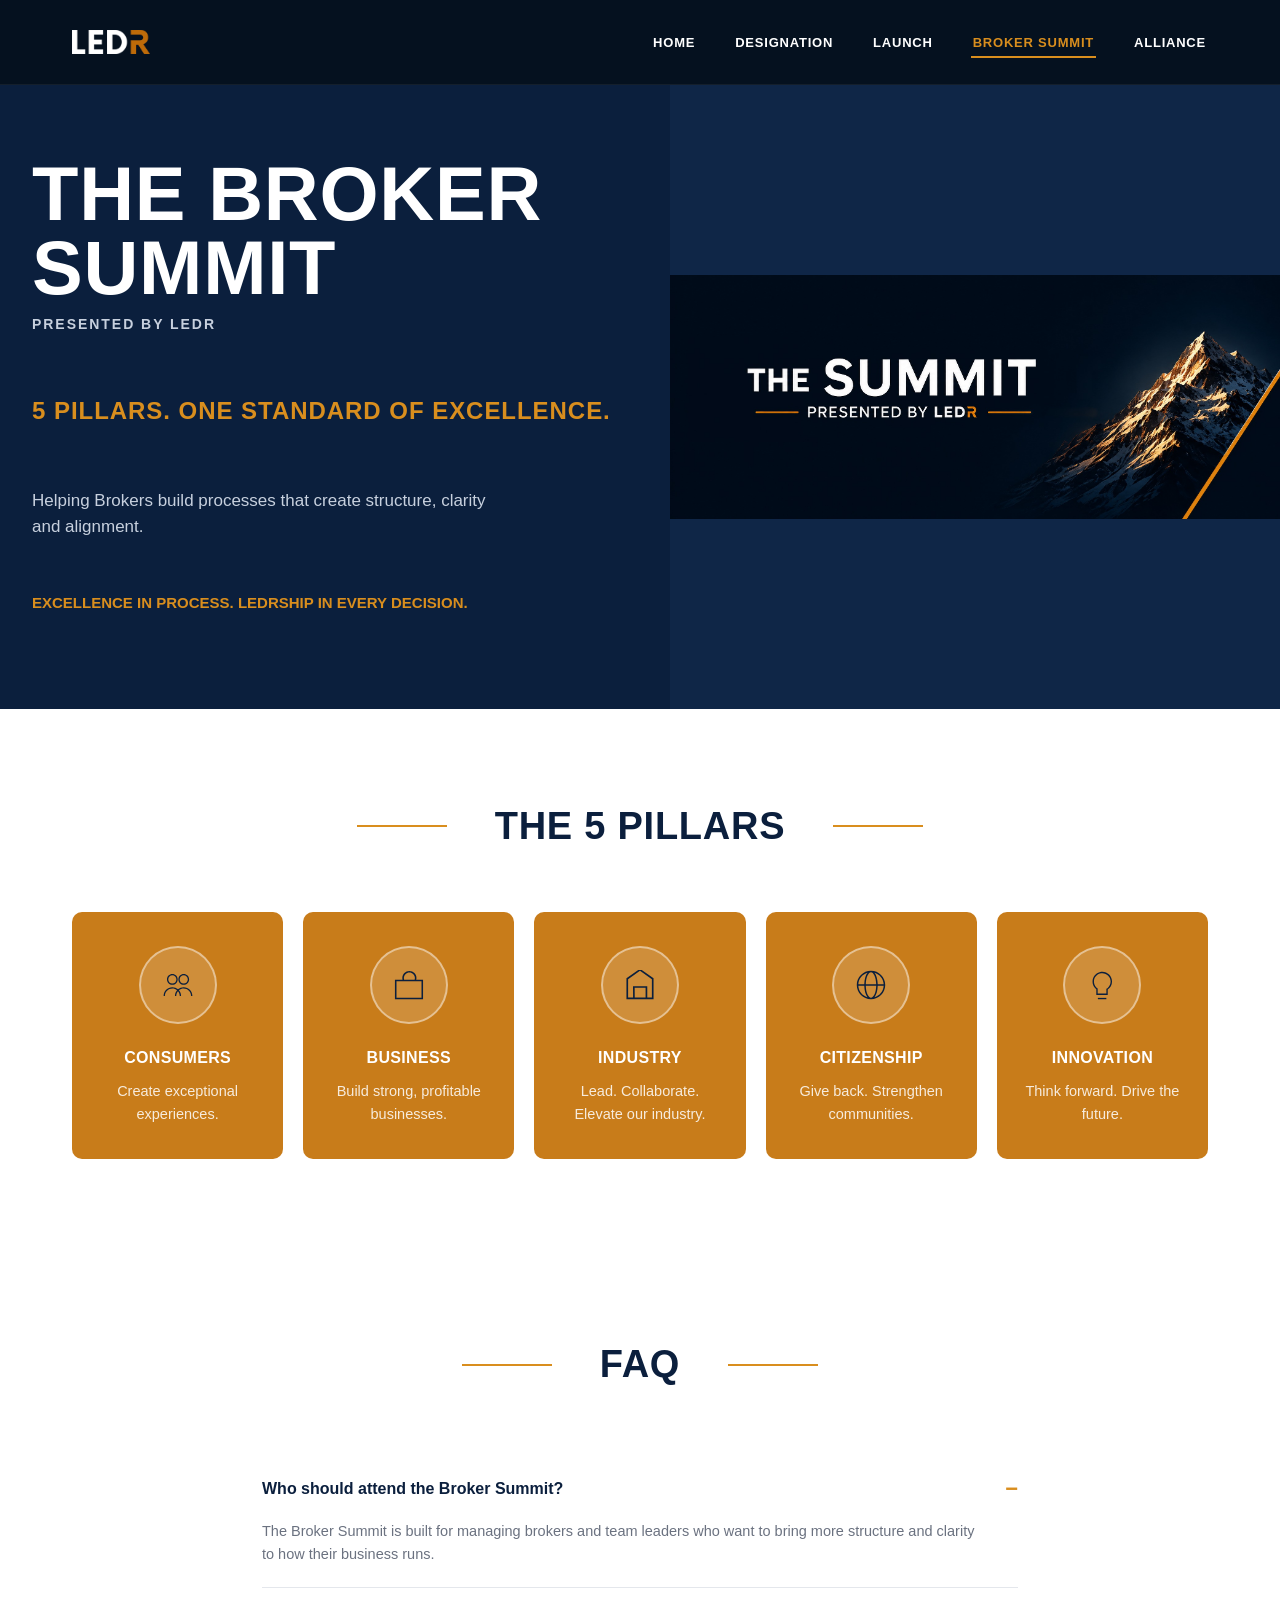
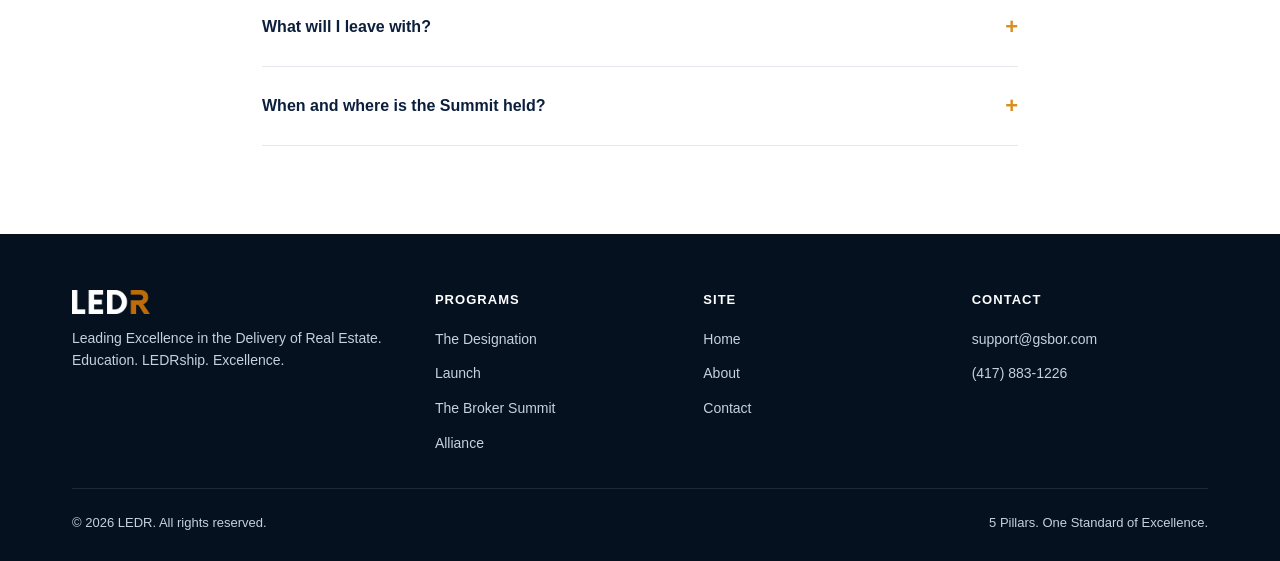
<file: summit.html>
<!DOCTYPE html>
<html lang="en">
<head>
<meta charset="UTF-8">
<meta name="viewport" content="width=device-width, initial-scale=1.0">
<title>The Broker Summit | Presented by LEDR</title>
<meta name="description" content="The Broker Summit — 5 pillars. One standard of excellence.">
<link rel="stylesheet" href="css/styles.css?v=2">
</head>
<body>
<a class="skip-link" href="#main">Skip to content</a>

<header class="site-header">
  <div class="container nav-wrap">
    <a href="index.html" class="brand">
      <img src="images/ledr-logo.png" alt="LEDR" class="brand-wordmark">    </a>
    <nav aria-label="Primary">
     <ul class="nav-links">
        <li><a href="index.html">Home</a></li>
        <li><a href="designation.html">Designation</a></li>        
        <li><a href="launch.html">Launch</a></li>
        <li><a href="summit.html" aria-current="page">Broker Summit</a></li>
        <li><a href="alliance.html">Alliance</a></li>
      </ul>
    </nav>
    <button class="nav-toggle" aria-label="Toggle navigation menu" aria-expanded="false">&#9776;</button>
  </div>
</header>

<main id="main">
  <section class="hero" id="overview">
    <div class="hero-grid">
      <div class="hero-content">
        <h1 class="hero-title">The Broker Summit</h1>
        <p class="hero-eyebrow" style="margin-top:-10px;">Presented by LEDR</p>
        <p class="hero-tagline">5 Pillars. One Standard of Excellence.</p>
        <p class="hero-desc">Helping Brokers build processes that create structure, clarity and alignment.</p>
        <p style="font-family:var(--font-display);font-weight:700;color:var(--orange);text-transform:uppercase;font-size:15px;">Excellence in process. LEDRship in every decision.</p>
        <div class="hero-actions">
        </div>
      </div>
      <div class="hero-media" data-image-key="summit-hero" data-image-alt="Mountain summit imagery">
        <div class="media-placeholder">Add your hero image<br>(edit js/image-config.js — key: "summit-hero")</div>
      </div>
    </div>
  </section>

  <section class="section" id="pillars">
    <div class="container">
      <div class="section-heading">
        <div class="rule"><h2>The 5 Pillars</h2></div>
      </div>
      <div class="grid grid-5" style="gap:20px;">
        <div class="feature-card is-gold">
          <span class="icon-circle"><img src="images/icons/navy/ledr-people.svg" alt="" width="30" height="30"></span>
          <h3>Consumers</h3>
          <p>Create exceptional experiences.</p>
        </div>
        <div class="feature-card is-gold">
          <span class="icon-circle"><img src="images/icons/navy/ledr-briefcase.svg" alt="" width="30" height="30"></span>
          <h3>Business</h3>
          <p>Build strong, profitable businesses.</p>
        </div>
        <div class="feature-card is-gold">
          <span class="icon-circle"><img src="images/icons/navy/ledr-house.svg" alt="" width="30" height="30"></span>
          <h3>Industry</h3>
          <p>Lead. Collaborate. Elevate our industry.</p>
        </div>
        <div class="feature-card is-gold">
          <span class="icon-circle"><img src="images/icons/navy/ledr-globe.svg" alt="" width="30" height="30"></span>
          <h3>Citizenship</h3>
          <p>Give back. Strengthen communities.</p>
        </div>
        <div class="feature-card is-gold">
          <span class="icon-circle"><img src="images/icons/navy/ledr-lightbulb.svg" alt="" width="30" height="30"></span>
          <h3>Innovation</h3>
          <p>Think forward. Drive the future.</p>
        </div>
      </div>
    </div>
  </section>


  <section class="section" id="faq">
    <div class="container" style="max-width:820px;">
      <div class="section-heading">
        <div class="rule"><h2>FAQ</h2></div>
      </div>
      <details class="faq-item" open>
        <summary>Who should attend the Broker Summit?</summary>
        <p>The Broker Summit is built for managing brokers and team leaders who want to bring more structure and clarity to how their business runs.</p>
      </details>
      <details class="faq-item">
        <summary>What will I leave with?</summary>
        <p>A clear framework across all five pillars, plus tools you can put into practice with your team right away.</p>
      </details>
      <details class="faq-item">
        <summary>When and where is the Summit held?</summary>
        <p>September 29th and 30th, 2027 - Branson, MO. More Details to Follow</p>
      </details>
    </div>
  </section>

</main>

<footer class="site-footer">
  <div class="container">
    <div class="footer-grid">
      <div>
        <div class="footer-brand">
          <img src="images/ledr-logo.png" alt="LEDR" class="brand-wordmark">        </div>
                <p style="max-width:360px;font-size:14px;">Leading Excellence in the Delivery of Real Estate.<br>Education. LEDRship. Excellence.</p>
      </div>
      <div class="footer-col">
        <h4>Programs</h4>
        <ul>
          <li><a href="designation.html">The Designation</a></li>          
          <li><a href="launch.html">Launch</a></li>
          <li><a href="summit.html">The Broker Summit</a></li>          
          <li><a href="alliance.html">Alliance</a></li>
        </ul>
      </div>
      <div class="footer-col">
        <h4>Site</h4>
        <ul>
          <li><a href="index.html">Home</a></li>
          <li><a href="index.html#about">About</a></li>
          <li><a href="index.html#contact">Contact</a></li>
        </ul>
      </div>
      <div class="footer-col">
        <h4>Contact</h4>
        <ul>
            <li><a href="mailto:info@ledr.org">support@gsbor.com</a></li>
          <li><a href="tel:14175551234">(417) 883-1226</a></li>
        </ul>
      </div>
    </div>
    <div class="footer-bottom">
      <span>&copy; 2026 LEDR. All rights reserved.</span>
      <span>5 Pillars. One Standard of Excellence.</span>
    </div>
  </div>
</footer>

<script src="js/image-config.js?v=2"></script>
<script src="js/main.js?v=2"></script>
</body>
</html>
</file>
<file: css/styles.css>
/* =========================================================
   LEDR / ALLIANCE / DESIGNATION / LAUNCH / SUMMIT
   Shared stylesheet
   ========================================================= */

@import url('https://fonts.googleapis.com/css2?family=Montserrat:wght@500;600;700;800;900&family=Open+Sans:wght@400;500;600&display=swap');

:root {
  /* Brand colors — sampled from approved mockups */
  --navy-deepest: #05111F;   /* nav bar */
  --navy-dark: #0B1F3D;      /* hero / panel background */
  --navy-mid: #0F2647;
  --navy-banner: #000B19;    /* exact match to the LEDR hero banner graphic */
  --orange: #D98E1E;         /* icon / accent orange */
  --orange-dark: #C87C1A;    /* buttons */
  --orange-darker: #B06E17;  /* button hover */
  --white: #FFFFFF;
  --off-white: #F7F8FA;
  --gray-100: #FAFAFA;
  --gray-300: #E4E7EC;
  --gray-500: #6B7280;
  --gray-700: #384152;
  --text-on-navy: #FFFFFF;
  --text-muted-on-navy: #C7D0DE;

  --font-display: 'Helvetica Neue', Helvetica, Arial, sans-serif;
  --font-body: 'Helvetica Neue', Helvetica, Arial, sans-serif;

  --container-width: 1200px;
  --radius-sm: 6px;
  --radius-md: 10px;
}

* { box-sizing: border-box; }
html { scroll-behavior: smooth; }

body {
  margin: 0;
  font-family: var(--font-body);
  color: var(--gray-700);
  background: var(--white);
  line-height: 1.55;
}

img { max-width: 100%; display: block; }

a { text-decoration: none; color: inherit; }

h1, h2, h3, h4 {
  font-family: var(--font-display);
  margin: 0;
  color: var(--navy-dark);
  letter-spacing: 0.01em;
}

.container {
  max-width: var(--container-width);
  margin: 0 auto;
  padding: 0 32px;
}

.eyebrow {
  display: inline-block;
  font-family: var(--font-display);
  font-weight: 700;
  font-size: 13px;
  letter-spacing: 0.18em;
  text-transform: uppercase;
  color: var(--orange);
}

/* Skip link for accessibility */
.skip-link {
  position: absolute;
  left: -999px;
  top: 0;
  background: var(--orange-dark);
  color: #fff;
  padding: 10px 16px;
  z-index: 1000;
}
.skip-link:focus {
  left: 12px;
  top: 12px;
}

:focus-visible {
  outline: 3px solid var(--orange);
  outline-offset: 2px;
}

/* =========================================================
   HEADER / NAV
   ========================================================= */
.site-header {
  background: var(--navy-deepest);
  position: sticky;
  top: 0;
  z-index: 500;
  border-bottom: 1px solid rgba(255,255,255,0.06);
}

.nav-wrap {
  display: flex;
  align-items: center;
  justify-content: space-between;
  height: 84px;
}

.brand {
  display: flex;
  align-items: center;
  gap: 10px;
  font-family: var(--font-display);
  font-weight: 800;
  font-size: 26px;
  color: var(--white);
  letter-spacing: 0.02em;
}
.brand .brand-r { color: var(--orange); }
.brand-mark {
  width: 34px;
  height: 34px;
  flex-shrink: 0;
  display: block;
}
.brand-wordmark {
  height: 24px;
  width: auto;
  display: block;
}
.brand-sub {
  display: block;
  font-family: var(--font-body);
  font-weight: 600;
  font-size: 10px;
  letter-spacing: 0.16em;
  color: var(--text-muted-on-navy);
  text-transform: uppercase;
  margin-top: 2px;
}
.brand-text { display: flex; flex-direction: column; line-height: 1; }

.nav-links {
  display: flex;
  align-items: center;
  gap: 36px;
  list-style: none;
  margin: 0;
  padding: 0;
}
.nav-links a {
  font-family: var(--font-display);
  font-weight: 600;
  font-size: 13px;
  letter-spacing: 0.06em;
  text-transform: uppercase;
  color: var(--white);
  padding: 6px 2px;
  border-bottom: 2px solid transparent;
  transition: border-color 0.15s ease, color 0.15s ease;
  white-space: nowrap;
}

.nav-letter { color: var(--orange); }

.nav-links a:hover,
.nav-links a[aria-current="page"] {
  color: var(--orange);
  border-color: var(--orange);
}

.nav-cta {
  background: var(--orange-dark);
  color: var(--white) !important;
  font-family: var(--font-display);
  font-weight: 700;
  font-size: 13px;
  letter-spacing: 0.05em;
  text-transform: uppercase;
  padding: 12px 22px;
  border-radius: var(--radius-sm);
  border-bottom: none !important;
  transition: background 0.15s ease, transform 0.15s ease;
}
.nav-cta:hover { background: var(--orange-darker); transform: translateY(-1px); }

.nav-toggle {
  display: none;
  background: none;
  border: none;
  color: var(--white);
  font-size: 26px;
  cursor: pointer;
}

@media (max-width: 900px) {
  .nav-toggle { display: block; }
  .nav-links {
    position: absolute;
    top: 84px;
    left: 0;
    right: 0;
    background: var(--navy-deepest);
    flex-direction: column;
    align-items: flex-start;
    gap: 0;
    padding: 8px 32px 20px;
    display: none;
  }
  .nav-links.is-open { display: flex; }
  .nav-links li { width: 100%; }
  .nav-links a { display: block; padding: 12px 0; border-bottom: 1px solid rgba(255,255,255,0.08); }
  .nav-cta { display: inline-block; margin-top: 12px; }
}

/* =========================================================
   HERO (shared shape across all programs)
   ========================================================= */
.hero {
  position: relative;
  background: var(--navy-dark);
  color: var(--text-on-navy);
  overflow: hidden;
}

.hero-grid {
  display: grid;
  grid-template-columns: 1.1fr 1fr;
  align-items: stretch;
  min-height: 560px;
}

.hero-content {
  padding: 72px 0 56px 32px;
  max-width: 640px;
  display: flex;
  flex-direction: column;
  gap: 18px;
  justify-content: center;
  position: relative;
  z-index: 2;
}

.hero-eyebrow {
  font-family: var(--font-display);
  font-weight: 700;
  font-size: 14px;
  letter-spacing: 0.14em;
  text-transform: uppercase;
  color: var(--text-muted-on-navy);
}
.hero-eyebrow .accent { color: var(--orange); }

.hero-title {
  font-size: clamp(44px, 6vw, 76px);
  font-weight: 900;
  line-height: 0.98;
  color: var(--white);
  text-transform: uppercase;
}
.hero-title .accent { color: var(--orange); }

.hero-tagline {
  font-family: var(--font-display);
  font-weight: 700;
  font-size: clamp(18px, 2vw, 24px);
  letter-spacing: 0.04em;
  color: var(--orange);
  text-transform: uppercase;
}

.hero-desc {
  font-size: 17px;
  color: var(--text-muted-on-navy);
  max-width: 480px;
}

.hero-actions {
  display: flex;
  gap: 16px;
  margin-top: 6px;
  flex-wrap: wrap;
}

.hero-media {
  position: relative;
  min-height: clamp(220px, 32vw, 400px);
  background: var(--navy-mid);
}
.hero-media img {
  width: 100%;
  height: 100%;
  object-fit: contain;
  object-position: 15% center;
  background: var(--navy-mid);
  position: absolute;
  inset: 0;
}
.hero-media .media-placeholder {
  position: absolute;
  inset: 0;
  display: flex;
  align-items: center;
  justify-content: center;
  text-align: center;
  padding: 24px;
  background: linear-gradient(135deg, var(--navy-mid), var(--navy-dark));
  color: var(--text-muted-on-navy);
  font-family: var(--font-display);
  font-size: 13px;
  letter-spacing: 0.08em;
  text-transform: uppercase;
}


@media (max-width: 860px) {
  .hero-grid { grid-template-columns: 1fr; min-height: unset; }
  .hero-content { padding: 48px 24px 40px; max-width: none; }
}

/* Full-bleed centered hero (LEDR home) */
.hero-full {
  min-height: 660px;
  display: flex;
  align-items: center;
  justify-content: center;
  text-align: center;
}
.hero-bg {
  position: absolute;
  inset: 0;
  z-index: 0;
}
.hero-bg img {
  width: 100%;
  height: 100%;
  object-fit: cover;
  position: absolute;
  inset: 0;
}
.hero-bg .media-placeholder {
  position: absolute;
  inset: 0;
  display: flex;
  align-items: center;
  justify-content: center;
  text-align: center;
  padding: 24px;
  background: linear-gradient(135deg, var(--navy-mid), var(--navy-dark));
  color: var(--text-muted-on-navy);
  font-family: var(--font-display);
  font-size: 13px;
  letter-spacing: 0.08em;
  text-transform: uppercase;
}
.hero-overlay {
  position: absolute;
  inset: 0;
  z-index: 1;
  background:
    linear-gradient(180deg, rgba(5,17,31,0.80) 0%, rgba(5,17,31,0.45) 45%, rgba(5,17,31,0.92) 100%);
}
.hero-full-content {
  position: relative;
  z-index: 2;
  padding: 90px 24px 160px;
  max-width: 880px;
  margin: 0 auto;
  display: flex;
  flex-direction: column;
  align-items: center;
  gap: 14px;
}
.hero-title-xl {
  font-size: clamp(52px, 9vw, 108px);
  font-weight: 900;
  line-height: 0.95;
  color: var(--white);
  text-transform: uppercase;
}
.hero-title-xl .accent { color: var(--orange); }
.hero-tagline-xl {
  font-family: var(--font-display);
  font-weight: 800;
  font-size: clamp(20px, 3.2vw, 36px);
  color: var(--white);
  text-transform: uppercase;
  line-height: 1.15;
}
.hero-tagline-xl .accent { color: var(--orange); }
.hero-desc-xl {
  font-size: clamp(15px, 2vw, 24px);
  color: var(--text-muted-on-navy);
  line-height: 1.5;
  max-width: none;
  width: 100%;
  display: flex;
  flex-wrap: wrap;
  justify-content: center;
  gap: 8px 22px;
}

.hero-desc-xl .accent { color: var(--orange); font-weight: 700; }
.hero-presented-xl {
  font-family: var(--font-display);
  font-weight: 800;
  font-size: 15px;
  letter-spacing: 0.12em;
  color: var(--orange);
  text-transform: uppercase;
  margin-top: 4px;
}

@media (max-width: 640px) {
  .hero-full { min-height: 520px; }
  .hero-full-content { padding: 64px 20px 130px; }
}

/* Image-based hero banner (LEDR home) — the graphic already contains the
   wordmark and tagline, so we just frame it on matching navy and let any
   leftover space (above/below on very wide/short screens, or left/right on
   very tall/narrow ones) show the same navy with no visible seam. */
.hero-image-section {
  background: var(--navy-banner);
  display: block;
  min-height: 0;
}
.hero-image-frame {
  width: 100%;
  height: clamp(240px, 34vw, 460px);
  overflow: hidden;
  background: var(--navy-banner);
  display: block;
  line-height: 0;
}
.hero-image-frame img {
  width: 100%;
  height: 100%;
  object-fit: cover;
  object-position: center 48%;
  max-width: none;
  display: block;
}
.hero-image-frame .media-placeholder {
  width: 100%;
  aspect-ratio: 1983 / 793;
  display: flex;
  align-items: center;
  justify-content: center;
  text-align: center;
  padding: 24px;
  background: var(--navy-banner);
  color: var(--text-muted-on-navy);
  font-family: var(--font-display);
  font-size: 13px;
  letter-spacing: 0.08em;
  text-transform: uppercase;
}
.hero-image-caption {
  text-align: center;
  padding: 30px 5vw 100px;
  display: flex;
  flex-direction: column;
  align-items: center;
  gap: 10px;
}

/* Hero icon row (Alliance-style 3-up strip under the hero text, full width band) */
.hero-icon-strip {
  background: var(--navy-dark);
  border-top: 1px solid rgba(255,255,255,0.08);
}
.hero-icon-strip .container {
  display: grid;
  grid-template-columns: repeat(3, 1fr);
  gap: 24px;
  padding-top: 28px;
  padding-bottom: 40px;
}
.icon-item {
  display: flex;
  align-items: center;
  gap: 16px;
}
.icon-item svg { flex-shrink: 0; }
.icon-item span {
  font-family: var(--font-display);
  font-weight: 700;
  font-size: 14px;
  letter-spacing: 0.02em;
  text-transform: uppercase;
  color: var(--white);
  line-height: 1.25;
}
@media (max-width: 860px) {
  .hero-icon-strip .container { grid-template-columns: 1fr; }
}

/* =========================================================
   BUTTONS
   ========================================================= */
.btn {
  display: inline-block;
  font-family: var(--font-display);
  font-weight: 700;
  font-size: 13px;
  letter-spacing: 0.06em;
  text-transform: uppercase;
  padding: 15px 30px;
  border-radius: var(--radius-sm);
  transition: background 0.15s ease, color 0.15s ease, transform 0.15s ease, border-color .15s ease;
  border: 2px solid transparent;
  cursor: pointer;
}
.btn-primary {
  background: var(--orange-dark);
  color: var(--white);
}
.btn-primary:hover { background: var(--orange-darker); transform: translateY(-1px); }

.btn-outline {
  background: transparent;
  color: var(--white);
  border-color: rgba(255,255,255,0.5);
}
.btn-outline:hover { border-color: var(--orange); color: var(--orange); }

.btn-navy {
  background: var(--navy-dark);
  color: var(--white);
}
.btn-navy:hover { background: var(--navy-mid); }

.module-select {
  appearance: none;
  -webkit-appearance: none;
  -moz-appearance: none;
  display: inline-block;
  font-family: var(--font-display);
  font-weight: 700;
  font-size: 13px;
  letter-spacing: 0.06em;
  text-transform: uppercase;
  padding: 15px 42px 15px 30px;
  border-radius: var(--radius-sm);
  border: 2px solid transparent;
  background-color: var(--orange-dark);
  color: var(--white);
  cursor: pointer;
  background-image: url("data:image/svg+xml;utf8,<svg xmlns='http://www.w3.org/2000/svg' viewBox='0 0 20 20'><path fill='%23ffffff' d='M5 7l5 5 5-5z'/></svg>");
  background-repeat: no-repeat;
  background-position: right 14px center;
  background-size: 14px;
  transition: background-color 0.15s ease;
}
.module-select:hover { background-color: var(--orange-darker); }
.module-select option {
  color: var(--navy-dark);
  background: var(--white);
  text-transform: none;
  letter-spacing: normal;
}

/* =========================================================
   SECTION HEADERS
   ========================================================= */
.section {
  padding: 88px 0;
}
.section-tight { padding: 64px 0; }
.section-alt { background: var(--gray-100); }
.section-navy { background: var(--navy-dark); color: var(--text-on-navy); }

.section-heading {
  text-align: center;
  margin-bottom: 56px;
}
.section-heading h2 {
  font-size: clamp(26px, 3.4vw, 38px);
  font-weight: 800;
  text-transform: uppercase;
  letter-spacing: 0.02em;
  position: relative;
  display: inline-block;
  padding: 0 28px;
}
.section-heading.on-navy h2 { color: var(--white); }
.section-heading .rule {
  display: flex;
  align-items: center;
  gap: 20px;
  justify-content: center;
}
.section-heading .rule::before,
.section-heading .rule::after {
  content: "";
  height: 2px;
  width: 90px;
  background: var(--orange);
  display: block;
}
@media (max-width: 640px) {
  .section-heading .rule::before,
  .section-heading .rule::after { width: 32px; }
}

/* =========================================================
   FEATURE GRIDS
   ========================================================= */
.grid {
  display: grid;
  gap: 40px;
}
.grid-2 { grid-template-columns: repeat(2, 1fr); }
.grid-3 { grid-template-columns: repeat(3, 1fr); }
.grid-4 { grid-template-columns: repeat(4, 1fr); }
.grid-5 { grid-template-columns: repeat(5, 1fr); }
.grid-6 { grid-template-columns: repeat(6, 1fr); }

@media (max-width: 980px) {
  .grid-4, .grid-5, .grid-6 { grid-template-columns: repeat(2, 1fr); }
}
@media (max-width: 640px) {
  .grid-2, .grid-3, .grid-4, .grid-5, .grid-6 { grid-template-columns: 1fr; }
}

.feature-card {
  text-align: center;
  padding: 0 12px;
}
.feature-card .icon-circle {
  width: 78px;
  height: 78px;
  margin: 0 auto 22px;
  border-radius: 50%;
  border: 2px solid var(--orange);
  display: flex;
  align-items: center;
  justify-content: center;
}
.feature-card h3 {
  font-size: 16px;
  font-weight: 700;
  text-transform: uppercase;
  letter-spacing: 0.02em;
  margin-bottom: 10px;
}
.feature-card p {
  font-size: 14.5px;
  color: var(--gray-500);
  margin: 0;
}

/* Column dividers for feature rows (like "THE PROGRAM" section) */
.divided-row {
  display: grid;
  gap: 0;
}
.divided-row > .feature-card {
  border-right: 1px solid var(--gray-300);
  padding: 0 28px;
}
.divided-row > .feature-card:last-child { border-right: none; }
@media (max-width: 980px) {
  .divided-row { grid-template-columns: repeat(2, 1fr) !important; }
  .divided-row > .feature-card:nth-child(2n) { border-right: none; }
  .divided-row > .feature-card { border-bottom: 1px solid var(--gray-300); padding-bottom: 32px; margin-bottom: 8px; }
}
@media (max-width: 640px) {
  .divided-row { grid-template-columns: 1fr !important; }
}

/* Module cards (numbered) */
.module-card {
  background: var(--white);
  border: 1px solid var(--gray-300);
  border-radius: var(--radius-md);
  padding: 30px 26px;
  text-align: center;
}
.module-card .module-number {
  font-family: var(--font-display);
  font-weight: 800;
  font-size: 12px;
  letter-spacing: 0.1em;
  color: var(--orange);
  text-transform: uppercase;
  margin-bottom: 14px;
}
.module-card .icon-circle {
  width: 62px;
  height: 62px;
  margin: 0 auto 18px;
  border-radius: 50%;
  border: 2px solid var(--orange);
  display: flex;
  align-items: center;
  justify-content: center;
}
.module-card h3 {
  font-size: 15px;
  font-weight: 700;
  text-transform: uppercase;
  margin-bottom: 8px;
}
.module-card p { font-size: 13.5px; color: var(--gray-500); margin: 0; }

/* Numbered module list (Launch page) */
.module-list {
  list-style: none;
  margin: 0;
  padding: 0;
  display: flex;
  flex-direction: column;
  gap: 4px;
}
.module-list li {
  display: flex;
  align-items: center;
  gap: 16px;
  padding: 14px 0;
  border-bottom: 1px solid var(--gray-300);
  font-family: var(--font-display);
  font-weight: 600;
  font-size: 15px;
  color: var(--navy-dark);
}
.module-list .num {
  width: 30px;
  height: 30px;
  border-radius: 50%;
  border: 2px solid var(--orange);
  color: var(--orange);
  display: flex;
  align-items: center;
  justify-content: center;
  font-size: 13px;
  font-weight: 800;
  flex-shrink: 0;
}

/* Bottom "band" strip with several columns + a highlighted stronger-together panel */
.band {
  background: var(--navy-dark);
  color: var(--text-on-navy);
  padding: 56px 0 0;
  border-top: 4px solid var(--orange);
}
.band-grid {
  display: grid;
  grid-template-columns: repeat(4, 1fr) auto 1.4fr;
  gap: 36px;
  align-items: start;
  padding-bottom: 48px;
}
.band-item {
  text-align: center;
}
.band-item h3 {
  color: var(--white);
  font-size: 14px;
  font-weight: 700;
  text-transform: uppercase;
  margin-bottom: 10px;
}
.band-item p {
  color: var(--text-muted-on-navy);
  font-size: 13.5px;
  margin: 0;
}
.band-item .icon-circle {
  width: 56px;
  height: 56px;
  border-radius: 50%;
  border: 2px solid var(--orange);
  display: flex;
  align-items: center;
  justify-content: center;
  margin: 0 auto 16px;
}
.band-divider {
  width: 1px;
  align-self: stretch;
  background: rgba(255,255,255,0.15);
}
.band-callout {
  display: flex;
  align-items: center;
  gap: 20px;
}
.band-callout .icon-circle {
  width: 64px;
  height: 64px;
  border-radius: 50%;
  border: 2px solid var(--orange);
  display: flex;
  align-items: center;
  justify-content: center;
  flex-shrink: 0;
}
.band-callout p {
  font-family: var(--font-display);
  font-weight: 800;
  font-size: 20px;
  text-transform: uppercase;
  line-height: 1.25;
  color: var(--white);
  margin: 0;
}
.band-callout p .accent { color: var(--orange); }

@media (max-width: 980px) {
  .band-grid { grid-template-columns: repeat(2, 1fr); }
  .band-divider { display: none; }
  .band-callout { grid-column: 1 / -1; }
}
@media (max-width: 640px) {
  .band-grid { grid-template-columns: 1fr; }
}

/* Simple footer band, e.g. Broker Summit "ONE STANDARD OF EXCELLENCE." */
.statement-band {
  background: var(--orange-dark);
  color: var(--white);
  text-align: center;
  padding: 26px 0;
  font-family: var(--font-display);
  font-weight: 800;
  font-size: 18px;
  letter-spacing: 0.08em;
  text-transform: uppercase;
}

/* Quote banner (LEDR home) */
.quote-banner {
  background: var(--navy-dark);
  color: var(--white);
  text-align: center;
  padding: 40px 24px;
}
.quote-banner p {
  font-family: var(--font-display);
  font-weight: 700;
  font-size: clamp(16px, 2vw, 20px);
  letter-spacing: 0.02em;
  max-width: 760px;
  margin: 0 auto;
}
.quote-banner .mark { color: var(--orange); font-size: 28px; }

/* Program cards on LEDR home (3-up: Designation / Launch / Summit) */
.program-card {
  background: var(--white);
  border-radius: var(--radius-md);
  padding: 44px 38px;
  box-shadow: 0 24px 55px rgba(5,17,31,0.28);
  display: flex;
  flex-direction: column;
  align-items: center;
  text-align: center;
  gap: 16px;
}
.program-card.is-featured {
  background: var(--navy-dark);
  color: var(--white);
}
.program-card.is-featured .eyebrow,
.program-card.is-featured h3 { color: var(--white); }
.program-card .icon-badge {
  width: 68px;
  height: 68px;
  border-radius: 50%;
  border: 2px solid rgba(11,31,61,0.15);
  background: rgba(11,31,61,0.05);
  display: flex;
  align-items: center;
  justify-content: center;
}
.program-card.is-featured .icon-badge {
  background: rgba(255,255,255,0.16);
  border-color: rgba(255,255,255,0.4);
}
.program-card h3 {
  font-size: 26px;
  font-weight: 800;
  text-transform: uppercase;
}
.program-card .eyebrow.on-card { color: var(--orange-dark); }
.program-card.is-featured .eyebrow.on-card { color: rgba(255,255,255,0.9); }
.program-card p {
  font-size: 15px;
  color: var(--gray-500);
  margin: 0;
  flex: 1;
  max-width: 280px;
}
.program-card.is-featured p { color: rgba(255,255,255,0.9); }
.program-card .btn {
  align-self: stretch;
  width: 100%;
  margin-top: 6px;
}

.program-cards-wrap {
  margin-top: -60px;
  position: relative;
  z-index: 10;
}
.program-cards-wrap .grid-3 { gap: 32px; }

@media (max-width: 900px) {
  .program-cards-wrap { margin-top: 32px; }
}

/* FAQ */
.faq-item {
  border-bottom: 1px solid var(--gray-300);
  padding: 22px 0;
}
.faq-item summary {
  cursor: pointer;
  font-family: var(--font-display);
  font-weight: 700;
  font-size: 16px;
  color: var(--navy-dark);
  list-style: none;
  display: flex;
  justify-content: space-between;
  align-items: center;
  gap: 16px;
}
.faq-item summary::-webkit-details-marker { display: none; }
.faq-item summary::after {
  content: "+";
  color: var(--orange);
  font-size: 22px;
  font-weight: 800;
  flex-shrink: 0;
}
.faq-item[open] summary::after { content: "\2212"; }
.faq-item p {
  margin: 14px 0 0;
  font-size: 14.5px;
  color: var(--gray-500);
  max-width: 720px;
}

/* =========================================================
   FOOTER
   ========================================================= */
.site-footer {
  background: var(--navy-deepest);
  color: var(--text-muted-on-navy);
  padding: 56px 0 28px;
}
.footer-grid {
  display: grid;
  grid-template-columns: 1.4fr 1fr 1fr 1fr;
  gap: 32px;
  padding-bottom: 32px;
  border-bottom: 1px solid rgba(255,255,255,0.1);
}
.footer-brand {
  display: flex;
  align-items: center;
  gap: 10px;
  font-family: var(--font-display);
  font-weight: 800;
  font-size: 22px;
  color: var(--white);
  margin-bottom: 14px;
}
.footer-brand .brand-r { color: var(--orange); }
.footer-col h4 {
  color: var(--white);
  font-size: 13px;
  letter-spacing: 0.08em;
  text-transform: uppercase;
  margin-bottom: 16px;
}
.footer-col ul { list-style: none; margin: 0; padding: 0; display: flex; flex-direction: column; gap: 10px; }
.footer-col a { font-size: 14px; color: var(--text-muted-on-navy); }
.footer-col a:hover { color: var(--orange); }
.footer-bottom {
  display: flex;
  justify-content: space-between;
  align-items: center;
  flex-wrap: wrap;
  gap: 12px;
  padding-top: 24px;
  font-size: 13px;
}
@media (max-width: 780px) {
  .footer-grid { grid-template-columns: 1fr 1fr; }
}
@media (max-width: 480px) {
  .footer-grid { grid-template-columns: 1fr; }
}

.module-card.is-gold {
  background: var(--orange-dark);
  border-color: transparent;
}
.module-card.is-gold .module-number { color: var(--navy-dark); }
.module-card.is-gold h3 { color: var(--navy-dark); }
.module-card.is-gold p { color: var(--navy-dark); }
.module-card.is-gold .icon-circle {
  border-color: rgba(11,31,61,0.35);
  background: rgba(11,31,61,0.08);
}

.feature-card.is-gold {
  background: var(--orange-dark);
  border-radius: var(--radius-md);
  padding: 34px 22px;
}
.feature-card.is-gold h3 { color: var(--white); }
.feature-card.is-gold p { color: rgba(255,255,255,0.85); }
.feature-card.is-gold .icon-circle {
  border-color: rgba(255,255,255,0.45);
  background: rgba(255,255,255,0.14);
}
</file>
